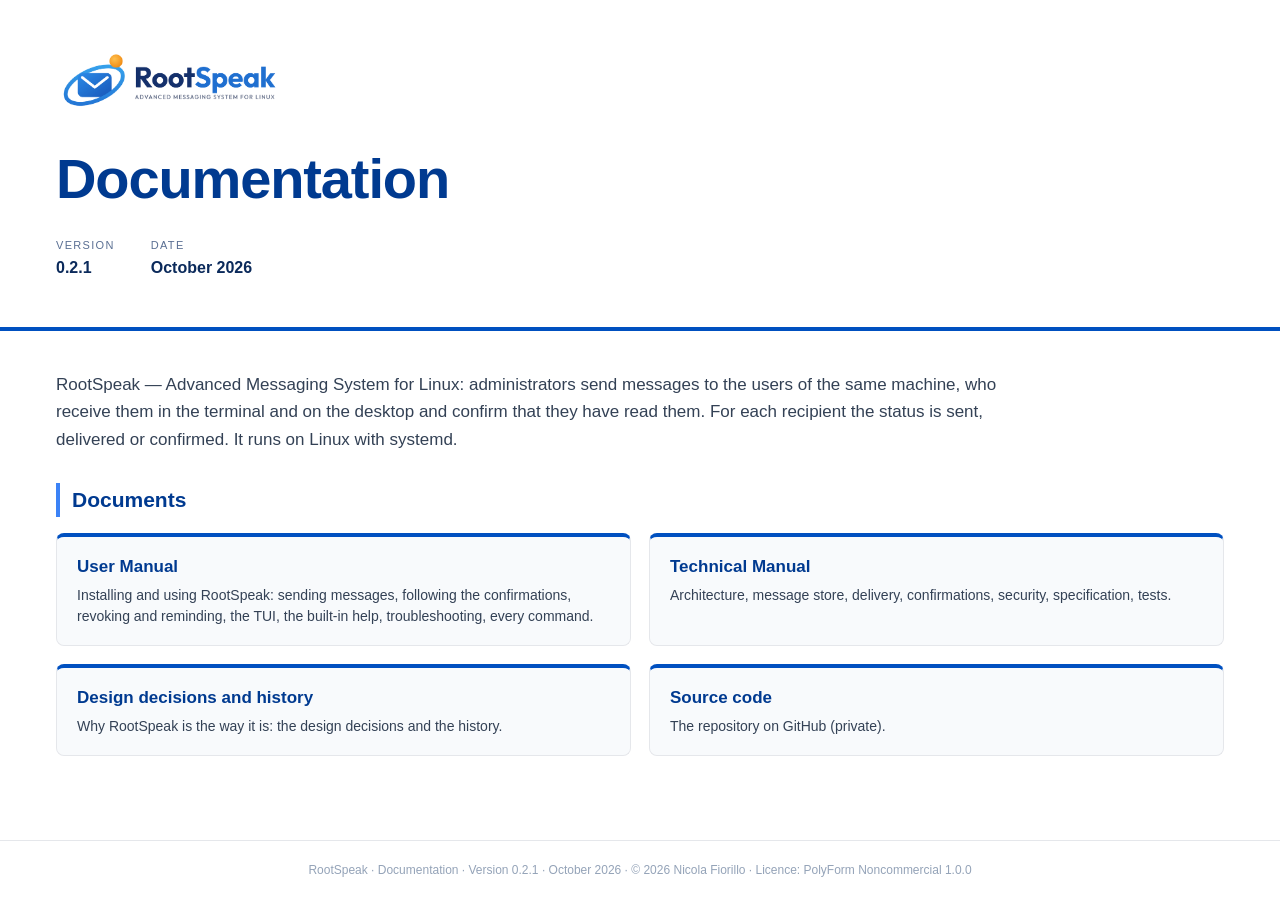
<file: docs/index.html>
<!doctype html>
<html lang="en">
<head>
<meta charset="utf-8">
<meta name="viewport" content="width=device-width, initial-scale=1">
<title>Documentation — RootSpeak</title>
<meta name="description" content="Documentation of RootSpeak - Advanced Messaging System for Linux, messages from administrators to users with read confirmation: user manual, technical manual, design decisions and history.">
<style>/* Common style of the manuals of the 7 projects (nic-fio). Byte for byte the same in every manual: do not change it in one project only. */
/* Base: the style.css of AMS */
*{box-sizing:border-box} html{-webkit-print-color-adjust:exact;print-color-adjust:exact}
body{margin:0;background:#e9edf2;color:#111827;font-family:Outfit,-apple-system,Segoe UI,Roboto,Arial,sans-serif;font-size:15px;line-height:1.62}
.doc{max-width:1320px;margin:0 auto;background:#fff;box-shadow:0 1px 30px rgba(15,23,42,.10)}
a{color:#0050C0;text-decoration:none}
code{font-family:ui-monospace,SFMono-Regular,Menlo,Consolas,monospace;font-size:.88em;background:#eef2f7;padding:.08em .38em;border-radius:4px;color:#003a90}
/* Cover */
.cover{position:relative;padding:64px 56px;min-height:56vh;background:linear-gradient(135deg,#0050C0 0%,#003a90 100%);color:#fff;overflow:hidden}
.cover-logo{margin-bottom:38px;position:relative;z-index:2}
.cover-kicker{text-transform:uppercase;letter-spacing:.24em;font-size:12px;font-weight:700;color:#9dc0ff;margin-bottom:14px;position:relative;z-index:2}
.cover-title{font-size:56px;line-height:1.02;margin:0 0 12px;font-weight:800;letter-spacing:-.02em;position:relative;z-index:2}
.cover-sub{font-size:19px;color:#cfe0ff;max-width:32em;margin-bottom:44px;position:relative;z-index:2}
.cover-meta{display:flex;gap:36px;position:relative;z-index:2}
.cover-meta div{display:flex;flex-direction:column} .cover-meta span{font-size:11px;text-transform:uppercase;letter-spacing:.12em;color:#9dc0ff}
.cover-meta b{font-size:16px;color:#fff}
.cover-swoosh{position:absolute;right:-90px;bottom:-140px;width:460px;height:460px;border-radius:50%;background:radial-gradient(circle,#3b82f655,transparent 70%);z-index:1}
/* Layout */
.with-side{display:flex;align-items:flex-start}
.side{width:290px;flex:0 0 290px;background:#f8fafc;border-right:1px solid #e5e7eb;align-self:stretch}
.side-inner{position:sticky;top:0;padding:32px 24px;max-height:100vh;overflow:auto}
.main{flex:1;padding:48px 64px;min-width:0}
/* TOC */
.toc-head{font-size:14px;text-transform:uppercase;letter-spacing:.14em;color:#003a90;margin:0 0 14px;font-weight:800}
.toc-list{list-style:none;margin:0;padding:0}
.toc-list a{display:flex;gap:9px;align-items:baseline;padding:4px 0;color:#334155}
.toc-list a:hover{color:#0050C0}
.toc-ch{font-weight:700;margin-top:6px} .toc-ch a{color:#0f172a}
.toc-se a{font-size:13px;color:#64748b;padding-left:8px}
.toc-n{flex:0 0 30px;color:#0050C0;font-weight:700;font-variant-numeric:tabular-nums}
.toc-se .toc-n{flex-basis:36px;font-weight:600}
/* Chapters */
.chapter{margin-bottom:20px}
.ch-head{border-bottom:3px solid #0050C0;padding-bottom:10px;margin:8px 0 22px}
.ch-kick{text-transform:uppercase;letter-spacing:.16em;font-size:11.5px;font-weight:700;color:#0050C0}
.h-ch{font-size:34px;font-weight:800;letter-spacing:-.02em;color:#003a90;margin:4px 0 0}
.h-sec{font-size:21px;font-weight:700;color:#003a90;margin:30px 0 10px;padding-left:12px;border-left:4px solid #3b82f6}
.main h4{font-size:16px;color:#0f172a;margin:20px 0 6px}
.lead{font-size:17px;color:#334155}
.main p{margin:10px 0} .ul,.ol{margin:10px 0;padding-left:22px} .ul li,.ol li{margin:4px 0}
/* Figure/table */
.fig{margin:20px 0;padding:18px;background:#f8fafc;border:1px solid #e5e7eb;border-radius:12px;text-align:center}
.fig svg{max-width:100%;height:auto}
.cap{font-size:12.5px;color:#64748b;margin-top:10px;text-align:center}
.tbl-wrap{margin:18px 0} .tbl{width:100%;border-collapse:collapse;font-size:13.5px}
.tbl th{text-align:left;padding:10px 12px;background:#f1f5f9;color:#0f172a;font-weight:700;border-bottom:2px solid #0050C0}
.tbl td{padding:9px 12px;border-bottom:1px solid #e5e7eb;vertical-align:top}
.tbl tr:nth-child(even) td{background:#f8fafc}
/* callout */
.callout{display:flex;gap:14px;align-items:flex-start;margin:18px 0;padding:14px 18px;border-radius:8px;font-size:14.5px}
.callout-i{flex:0 0 26px;height:26px;border-radius:50%;color:#fff;font-weight:800;text-align:center;line-height:26px;font-style:italic}
.c-info{background:#eff6ff;border-left:4px solid #0050C0} .c-info .callout-i{background:#0050C0}
.c-warn{background:#fffbeb;border-left:4px solid #d97706} .c-warn .callout-i{background:#d97706;font-style:normal}
.c-ok{background:#f0fdf4;border-left:4px solid #16a34a} .c-ok .callout-i{background:#16a34a;font-style:normal}
/* code */
.code{background:#0f172a;color:#e2e8f0;padding:16px 18px;border-radius:10px;font-family:ui-monospace,Menlo,Consolas,monospace;font-size:12.8px;line-height:1.55;overflow-x:auto;margin:14px 0}
.code code{background:none;padding:0;border-radius:0;color:inherit;font-size:inherit}
.code .k{color:#c084fc;font-weight:600} .code .cm{color:#64748b;font-style:italic} .code .st{color:#86efac}
/* deflist */
.deflist{margin:12px 0} .deflist dt{font-weight:700;color:#003a90;font-family:ui-monospace,Menlo,monospace;font-size:13.5px;margin-top:10px}
.deflist dd{margin:2px 0 0;color:#334155;font-size:14px}
.doc-foot{padding:20px 52px;border-top:1px solid #e5e7eb;color:#94a3b8;font-size:12px;text-align:center}
/* print */
@page{size:A4;margin:16mm 15mm 18mm;@bottom-center{content:counter(page)}}
@media print{
 body{background:#fff} .doc{box-shadow:none;max-width:none}
 .with-side{display:block} .side{display:none} .main{padding:0}
 .cover{min-height:auto;page-break-after:always}
 .chapter{page-break-before:always} .sec,.fig,.tbl-wrap,.callout,.code{page-break-inside:avoid}
 a{color:inherit}
}

/* Common additions */
/* User manual: interface labels and procedures */
.ui{font-weight:600;color:#003a90;background:#eff6ff;border:1px solid #bfdbfe;border-radius:5px;padding:.02em .4em;font-size:.93em;white-space:nowrap}
.steps{counter-reset:st;list-style:none;margin:14px 0;padding:0}
.steps>li{counter-increment:st;position:relative;padding:8px 0 8px 44px;margin:0;border-left:2px solid #dbeafe;margin-left:15px}
.steps>li:before{content:counter(st);position:absolute;left:-16px;top:6px;width:30px;height:30px;border-radius:50%;background:#0050C0;color:#fff;font-weight:800;text-align:center;line-height:30px;font-size:14px}
.steps>li:last-child{border-left-color:transparent}

/* keys, labels, code */
kbd{font-family:ui-monospace,SFMono-Regular,Menlo,Consolas,monospace;font-size:.82em;background:#fff;border:1px solid #cbd5e1;border-bottom-width:2px;border-radius:5px;padding:.05em .4em;color:#0f172a;white-space:nowrap}
.code .p{color:#64748b;user-select:none}
.badge{display:inline-block;font-size:11px;font-weight:700;text-transform:uppercase;letter-spacing:.08em;color:#fff;background:#16a34a;border-radius:4px;padding:1px 7px;margin-right:6px}
.deflist .dt-t{font-family:Outfit,-apple-system,Segoe UI,Roboto,Arial,sans-serif;font-size:15px}
.deflist dt[id]{scroll-margin-top:16px} .sec{scroll-margin-top:12px}
/* sidebar search */
.srch{margin:0 0 26px}
.srch .toc-head{display:block}
.srch-q{width:100%;font:inherit;font-size:14px;padding:8px 11px;border:1px solid #cbd5e1;border-radius:8px;background:#fff;color:#0f172a;outline:none}
.srch-q:focus{border-color:#0050C0;box-shadow:0 0 0 3px #dbeafe}
.srch-info{font-size:12px;color:#64748b;margin:6px 2px 0;min-height:1em}
.srch-res{list-style:none;margin:8px 0 0;padding:0}
.srch-res li{margin:0}
.srch-res a{display:block;padding:7px 9px;border-radius:7px;border-left:3px solid transparent;color:#334155}
.srch-res a:hover,.srch-res a.on{background:#eff6ff;border-left-color:#0050C0}
.srch-res .r-t{display:flex;gap:8px;font-weight:700;font-size:13px;color:#0f172a}
.srch-res .r-t .toc-n{flex:0 0 auto}
.srch-res .r-s{display:block;font-size:12px;color:#64748b;line-height:1.45;margin-top:2px}
.srch-res mark,mark.hit{background:#fde68a;color:inherit;border-radius:2px;padding:0 1px}
.toc-list.filtering li{opacity:.35} .toc-list.filtering li.toc-hit{opacity:1}
.toc-list.filtering li.toc-hit a{color:#0050C0}
.sec.flash{animation:flash 1.6s ease-out}
@keyframes flash{0%{background:#eff6ff}100%{background:transparent}}
/* index */
.idx{columns:2 300px;column-gap:40px;margin-top:18px}
.idx-g{break-inside:avoid;margin:0 0 18px}
.idx-l{font-size:14px;text-transform:uppercase;letter-spacing:.14em;color:#003a90;font-weight:800;margin:0 0 6px;padding-bottom:4px;border-bottom:2px solid #0050C0}
.idx-ul{list-style:none;margin:0;padding:0}
.idx-ul li{margin:3px 0;font-size:14px;color:#334155;break-inside:avoid}
.idx-t{font-weight:700;color:#0f172a}
.idx-t code{font-weight:600}
.idx-ul a{font-size:13px;white-space:nowrap}
/* narrow screens */
@media (max-width:900px){
 .with-side{display:block} .side{width:auto;border-right:0;border-bottom:1px solid #e5e7eb}
 .side-inner{position:static;max-height:none;padding:24px 16px}
 .main{padding:28px 16px}
 .tbl-wrap{overflow-x:auto}
}
@media print{ .srch{display:none} mark.hit{background:none} .idx{columns:2} }

/* ---- Common style of the manuals: cover (variant 3) ---- */
.cover.cover-w{background:#fff;color:#0b2a5b;border-bottom:4px solid #0050C0;padding:44px 56px 46px;min-height:auto}
.cover-w .cover-logo{margin-bottom:30px}
.cover-w .cover-logo img{height:76px;width:auto;display:block}
.cover-w .cover-title{color:#003a90}
.cover-w .cover-meta{margin-top:30px}
.cover-w .cover-meta span{color:#5a6f93}
.cover-w .cover-meta b{color:#0b2a5b}
/* ---- Common style: Copy button on command blocks ---- */
.code-w{position:relative;margin:14px 0}
.code-w>.code{margin:0;padding-top:38px}
pre{tab-size:4;-moz-tab-size:4}
.copy{position:absolute;top:9px;right:9px;font:600 11px/1 Outfit,-apple-system,Segoe UI,Roboto,Arial,sans-serif;letter-spacing:.04em;color:#cbd5e1;background:#1e293b;border:1px solid #334155;border-radius:6px;padding:5px 9px;cursor:pointer}
.copy:after{content:attr(data-l)}
.copy:hover,.copy:focus-visible{color:#fff;border-color:#64748b;outline:none}
.copy.ok{color:#86efac;border-color:#16a34a}
/* ---- Common style: narrow screens ---- */
@media (max-width:900px){
 .cover.cover-w{padding:32px 16px 34px}
 .cover-w .cover-logo{margin-bottom:22px}
 .cover-w .cover-logo img{height:60px}
 .cover-w .cover-title{font-size:42px}
 .cover-w .cover-meta{margin-top:22px;gap:28px}
 .doc-foot{padding:18px 16px}
}
@media print{ .copy{display:none} .code-w>.code{padding-top:14px} }

/* Only for the home page (docs/index.html): introduction, figure, grid of the documents. The same in the 7 projects. */
.home-doc{min-height:100vh;display:flex;flex-direction:column}
.main.home{flex:1;padding:40px 56px 44px}
.home .lead{max-width:56em;margin:0 0 8px}
.home .fig{margin:26px 0 8px}
.home .fig img{display:block;max-width:min(100%,800px);height:auto;margin:0 auto;border:1px solid #e5e7eb;border-radius:8px}
.cards{display:grid;grid-template-columns:repeat(auto-fill,minmax(340px,1fr));gap:18px;margin:16px 0 12px}
.cards:has(>.card:nth-child(4):last-child){grid-template-columns:repeat(auto-fill,minmax(max(340px,40%),1fr))}
.card{display:block;padding:16px 20px 18px;border:1px solid #e5e7eb;border-top:4px solid #0050C0;border-radius:8px;background:#f8fafc;color:#334155}
.card:hover,.card:focus-visible{border-color:#3b82f6;border-top-color:#0050C0;box-shadow:0 4px 18px rgba(0,80,192,.12);outline:none}
.card-t{display:block;font-size:17px;font-weight:700;color:#003a90;margin-bottom:4px}
.card-d{display:block;font-size:14px;line-height:1.5}
@media (max-width:900px){ .main.home{padding:28px 16px} .cards{grid-template-columns:1fr} }
</style>
</head>
<body>
<div class="doc home-doc">
  <section class="cover cover-w">
    <div class="cover-logo"><img src="[data-uri]" alt="RootSpeak"></div>
    <h1 class="cover-title">Documentation</h1>
    <div class="cover-meta">
      <div><span>Version</span><b>0.2.1</b></div>
      <div><span>Date</span><b>October 2026</b></div>
    </div>
  </section>
  <main class="main home">
    <p class="lead">RootSpeak — Advanced Messaging System for Linux: administrators send messages to the users of the same machine, who receive them in the terminal and on the desktop and confirm that they have read them. For each recipient the status is sent, delivered or confirmed. It runs on Linux with systemd.</p>
    <h2 class="h-sec">Documents</h2>
    <div class="cards">
      <a class="card" href="User%20Manual.html"><span class="card-t">User Manual</span><span class="card-d">Installing and using RootSpeak: sending messages, following the confirmations, revoking and reminding, the TUI, the built-in help, troubleshooting, every command.</span></a>
      <a class="card" href="Technical%20Manual.html"><span class="card-t">Technical Manual</span><span class="card-d">Architecture, message store, delivery, confirmations, security, specification, tests.</span></a>
      <a class="card" href="https://github.com/nic-fio/ROOTSPEAK/blob/main/docs/decisions-and-history.md"><span class="card-t">Design decisions and history</span><span class="card-d">Why RootSpeak is the way it is: the design decisions and the history.</span></a>
      <a class="card" href="https://github.com/nic-fio/ROOTSPEAK"><span class="card-t">Source code</span><span class="card-d">The repository on GitHub (private).</span></a>
    </div>
  </main>
  <footer class="doc-foot">RootSpeak · Documentation · Version 0.2.1 · October 2026 · © 2026 Nicola Fiorillo · Licence: PolyForm Noncommercial 1.0.0</footer>
</div>
</body>
</html>
</file>
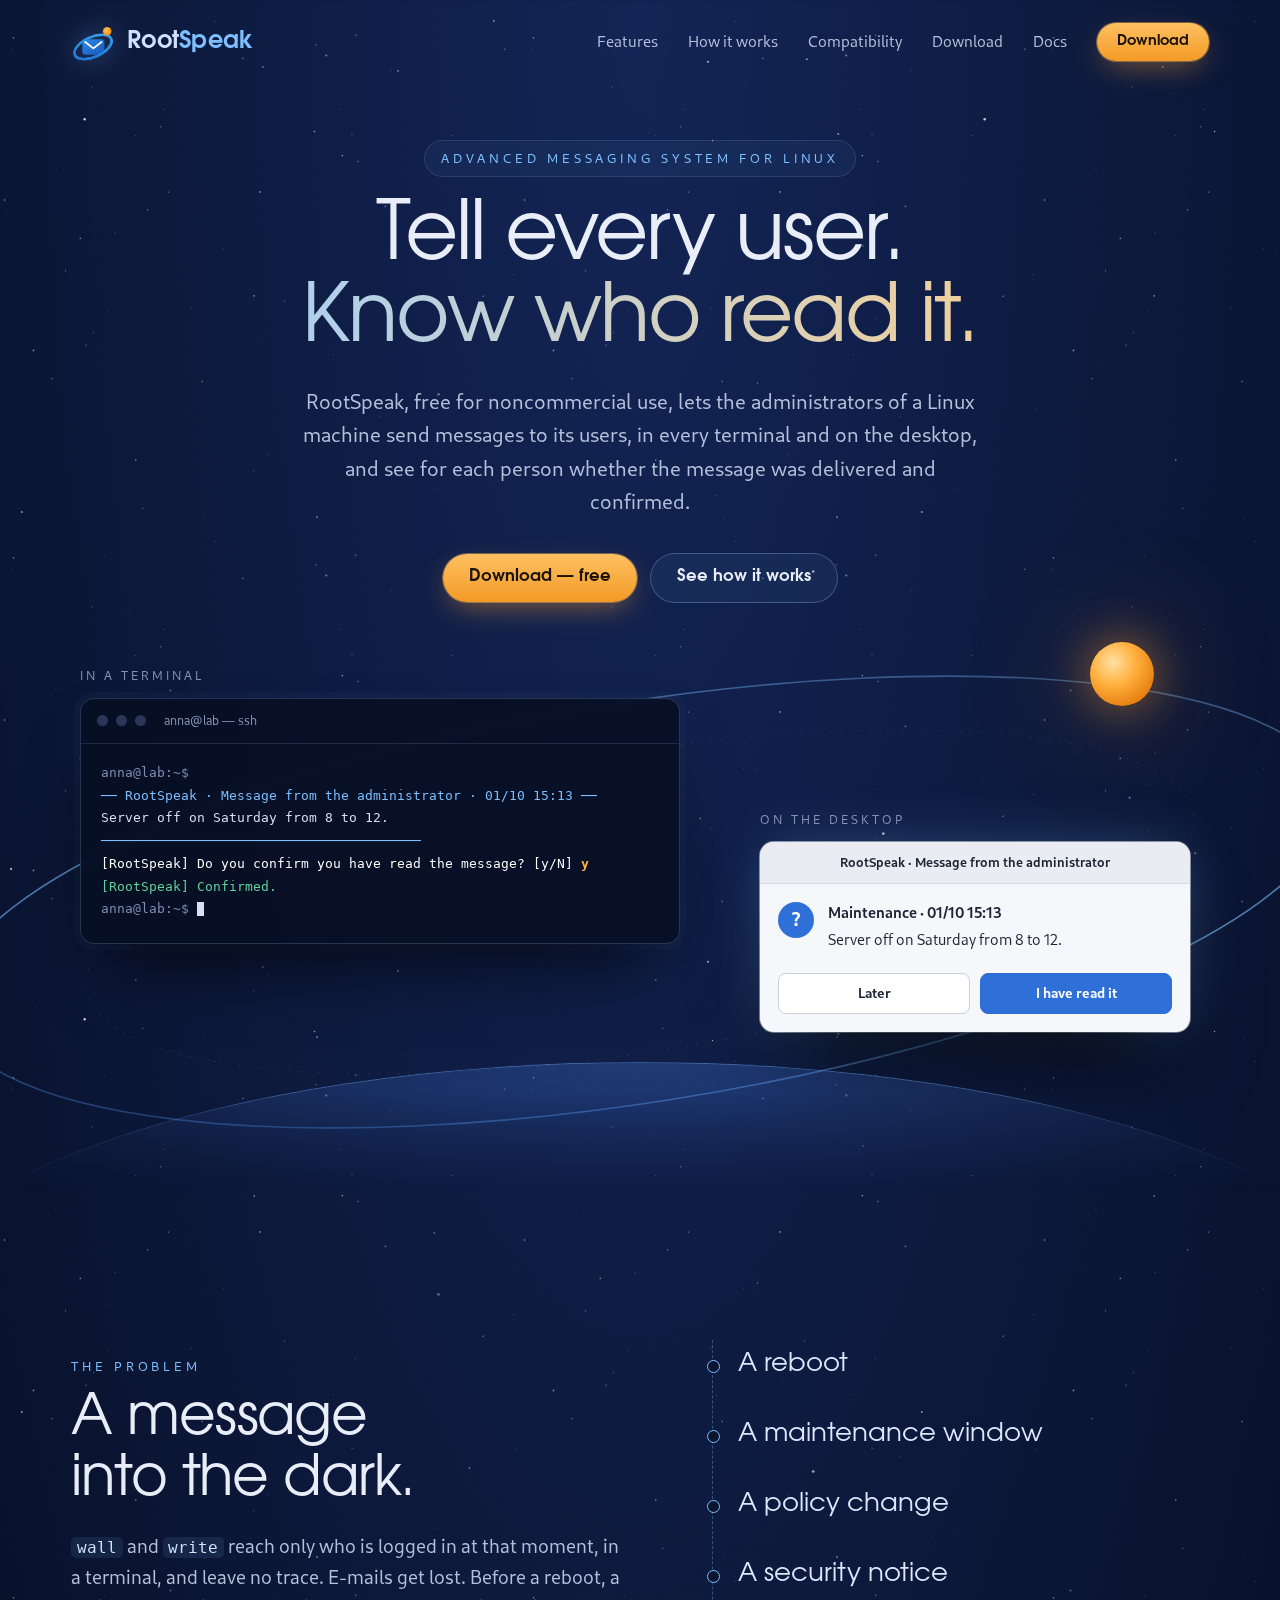
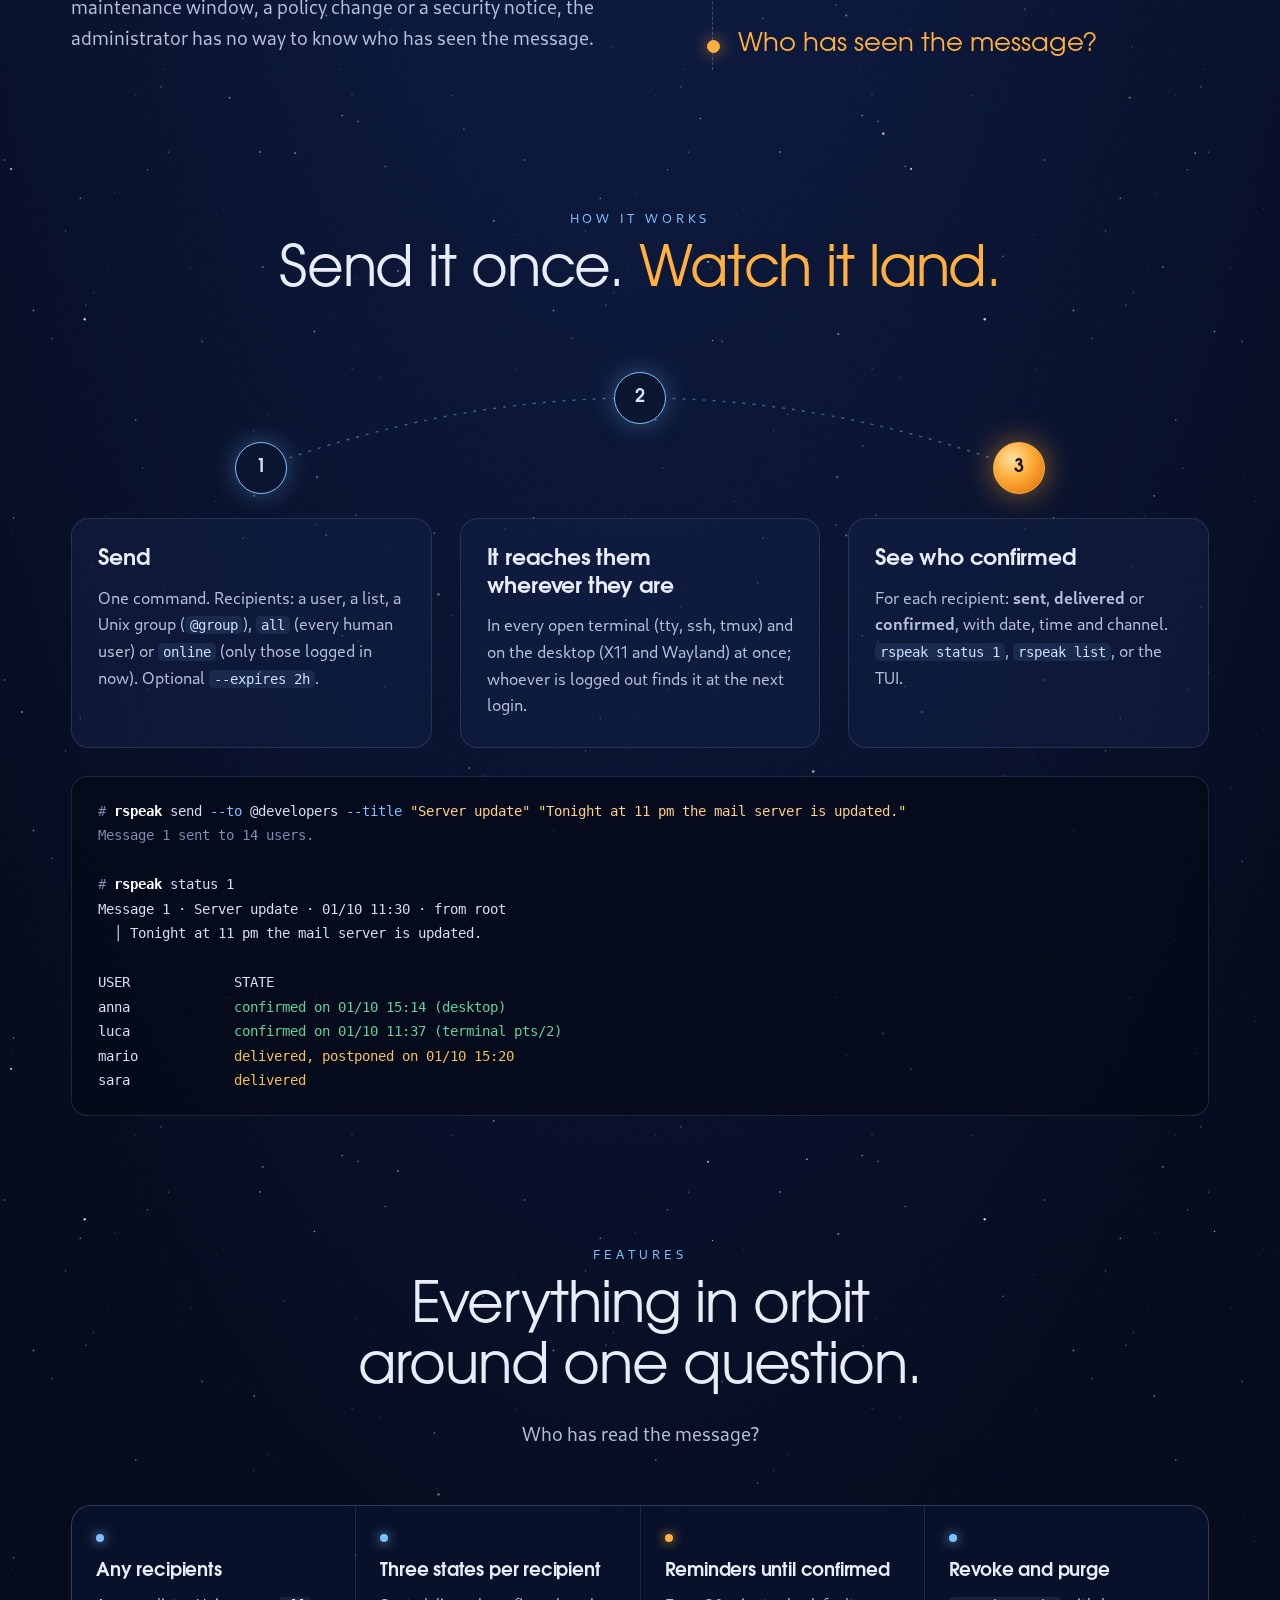
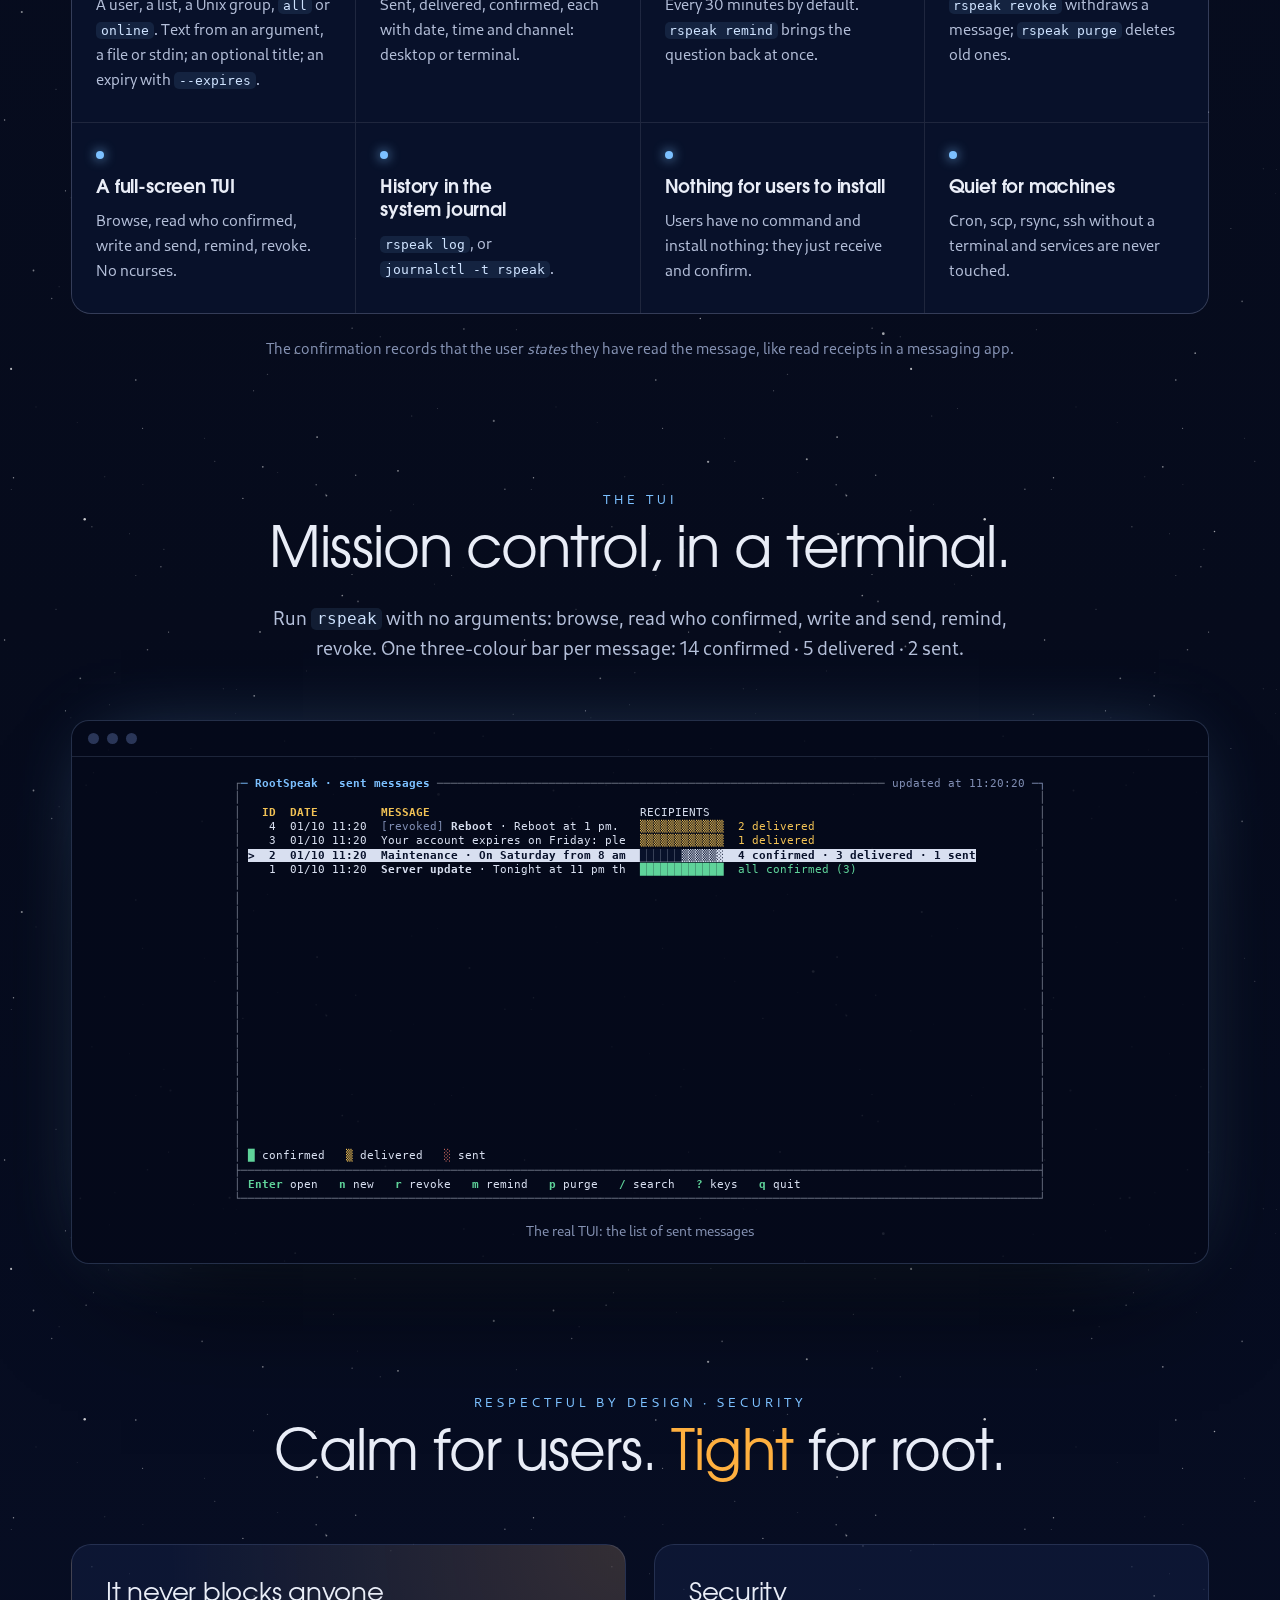
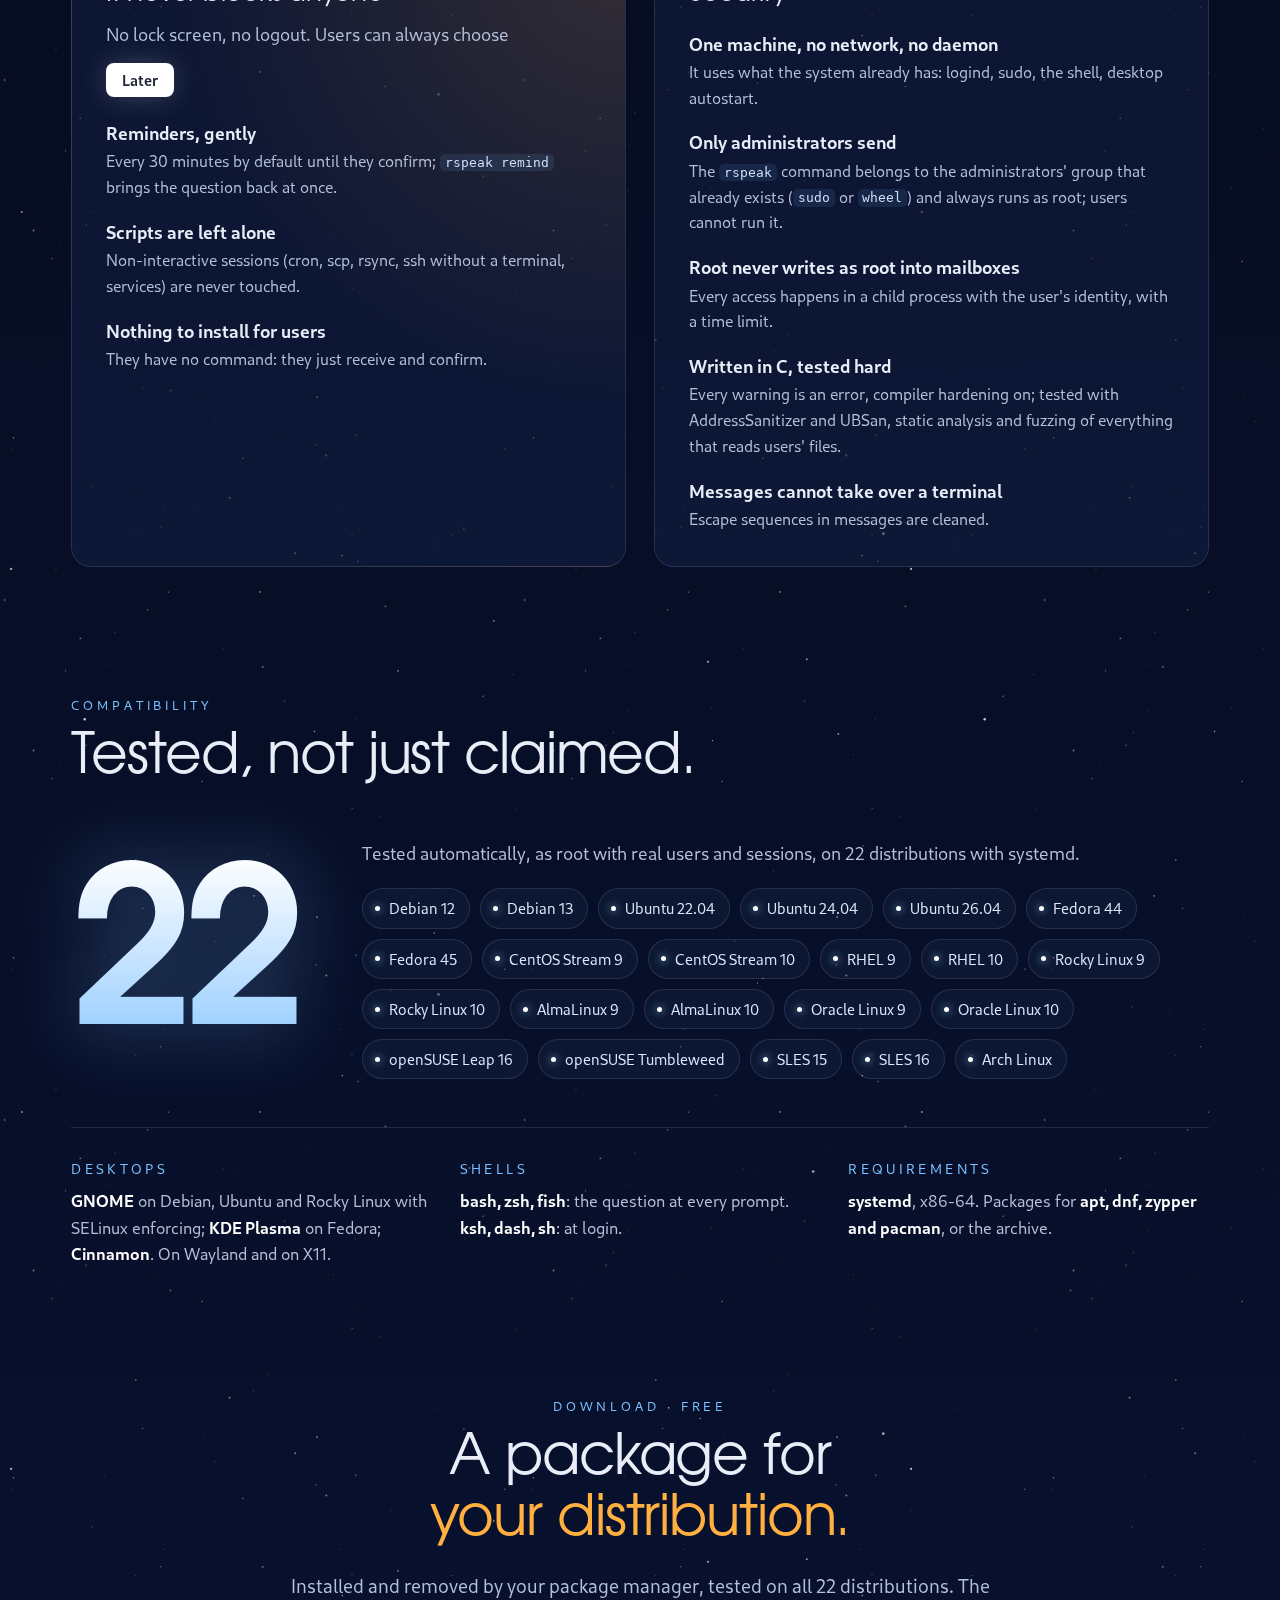
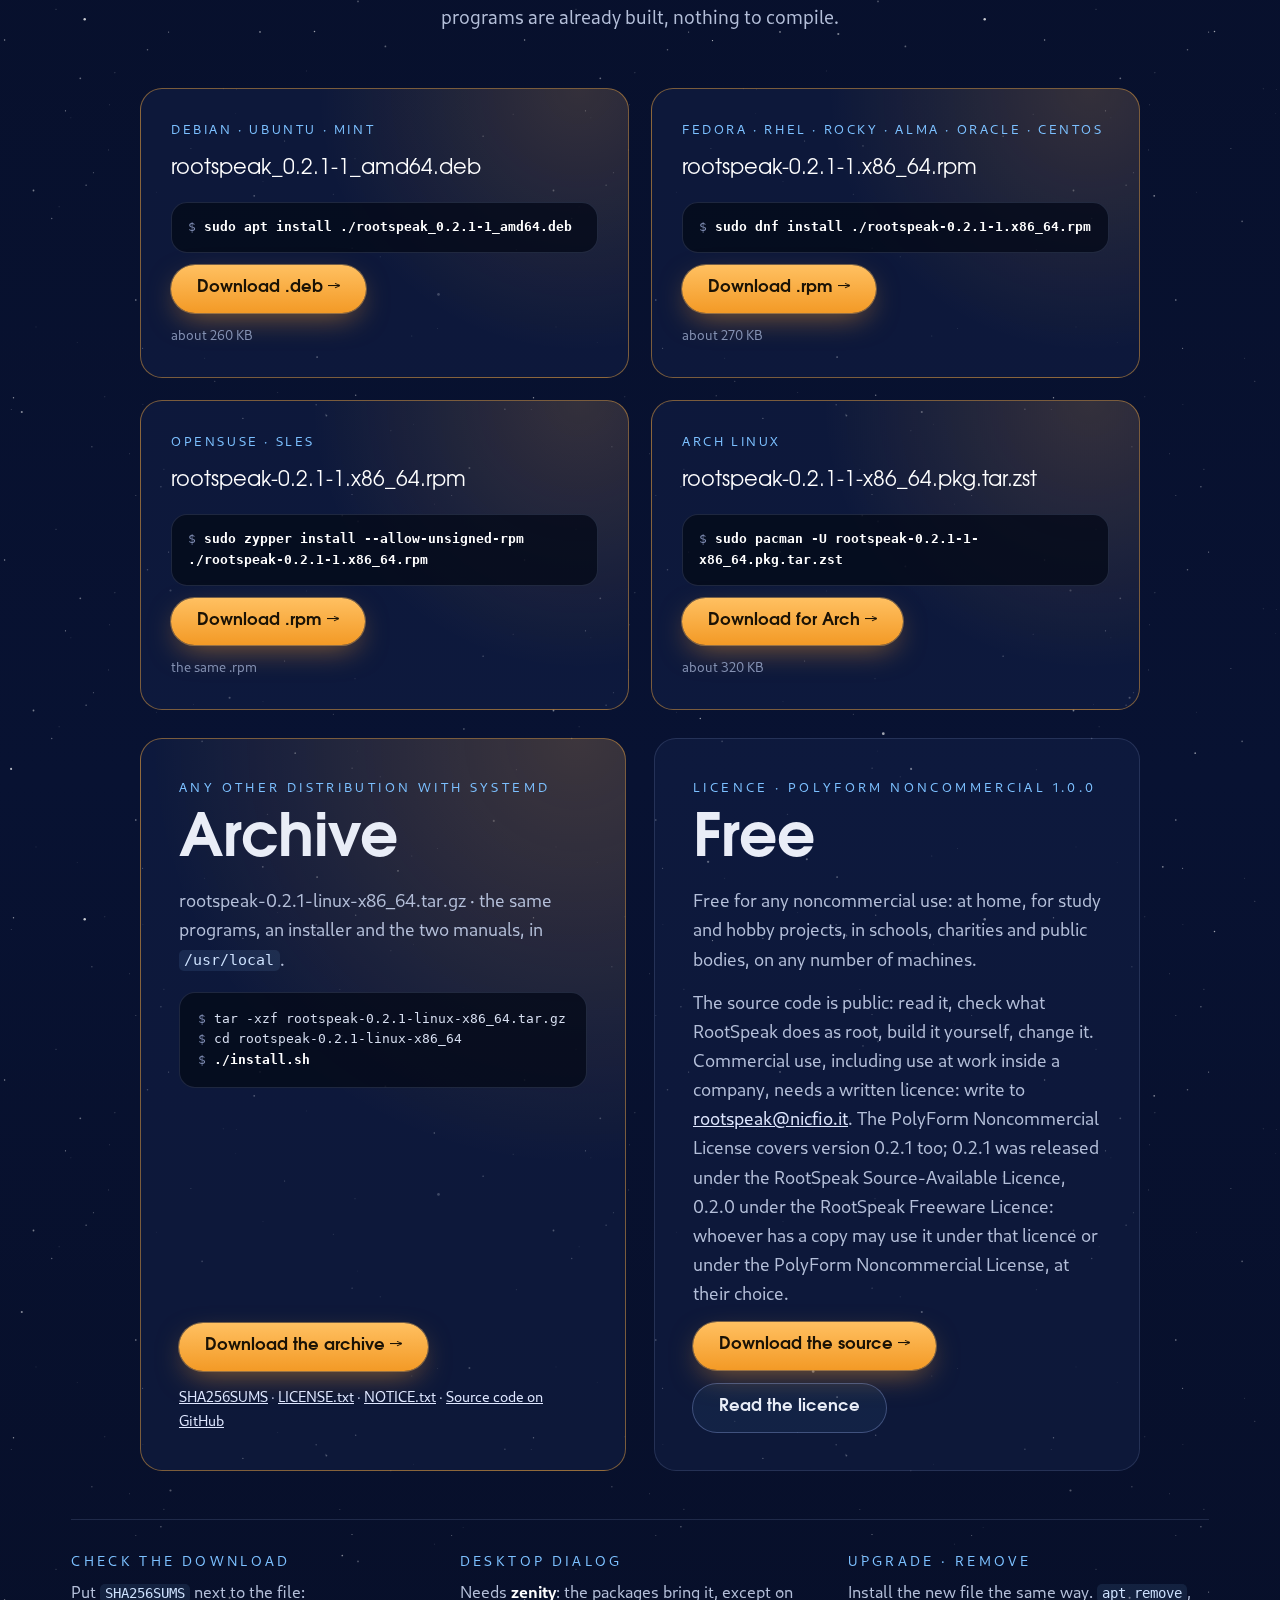
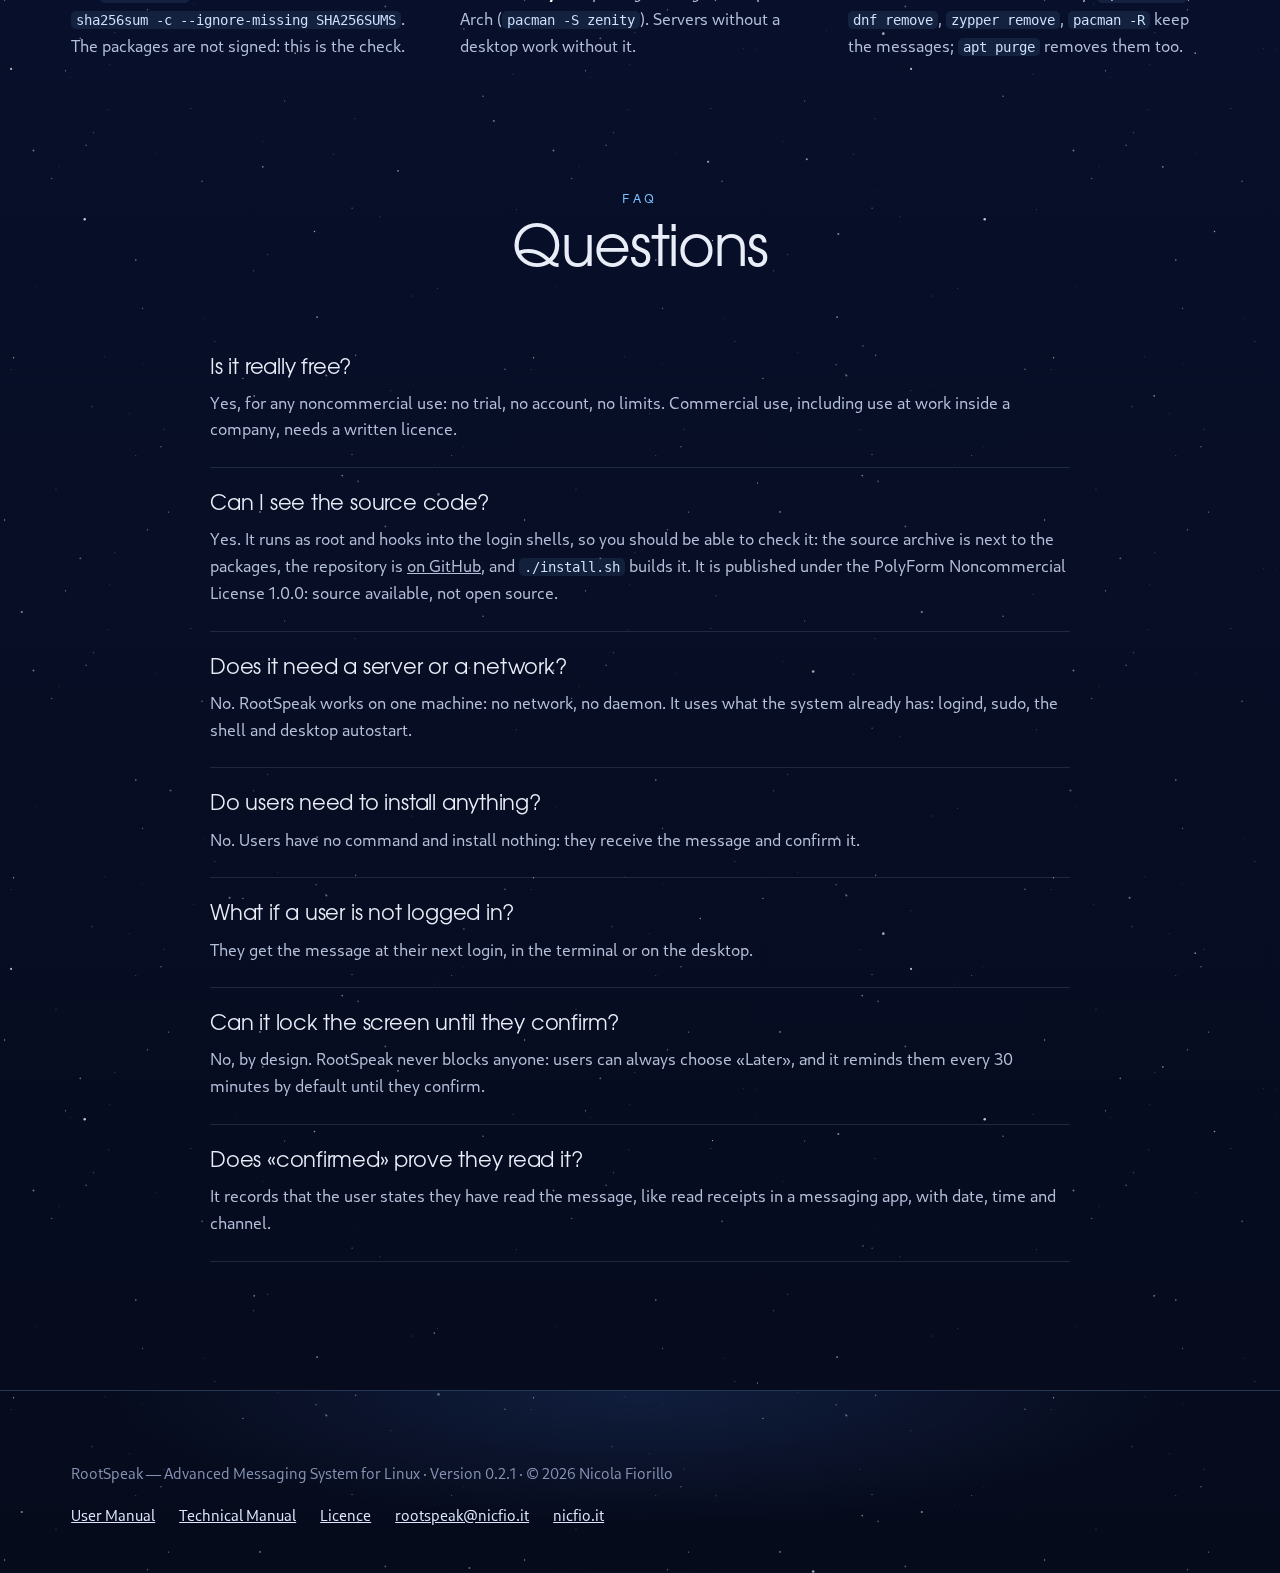
<file: site/landing/index.html>
<!doctype html>
<html lang="en">
<head>
<meta charset="utf-8">
<meta name="viewport" content="width=device-width, initial-scale=1">
<title>RootSpeak — send messages to Linux users and know who read them</title>
<meta name="description" content="RootSpeak, free for noncommercial use: send a message to the users of a machine, in every terminal and on the desktop, and see who has confirmed reading it. Tested on 22 distributions.">
<link rel="canonical" href="https://rootspeak.nicfio.it/">
<meta name="robots" content="index, follow">
<meta property="og:type" content="website">
<meta property="og:site_name" content="RootSpeak">
<meta property="og:title" content="RootSpeak — Tell every user. Know who read it.">
<meta property="og:description" content="Messages from root that Linux users actually see, in every terminal and on the desktop, with a confirmation for each person. Free for noncommercial use.">
<meta property="og:url" content="https://rootspeak.nicfio.it/">
<meta property="og:image" content="https://rootspeak.nicfio.it/og.jpg">
<meta property="og:image:width" content="1200">
<meta property="og:image:height" content="630">
<meta name="twitter:card" content="summary_large_image">
<script type="application/ld+json">{"@context":"https://schema.org","@type":"SoftwareApplication","name":"RootSpeak","alternateName":"RootSpeak — Advanced Messaging System for Linux","description":"Send messages to the users of a Linux machine, in every terminal and on the desktop, and see for each of them whether the message was delivered and confirmed.","applicationCategory":"UtilitiesApplication","operatingSystem":"Linux (x86-64, systemd)","softwareVersion":"0.2.1","url":"https://rootspeak.nicfio.it/","downloadUrl":"https://rootspeak.nicfio.it/download/rootspeak-0.2.1-linux-x86_64.tar.gz","license":"https://rootspeak.nicfio.it/licence.html","offers":{"@type":"Offer","price":"0","priceCurrency":"EUR"},"author":{"@type":"Person","name":"Nicola Fiorillo","url":"https://nicfio.it/"}}</script>
<style>
@font-face{font-family:'Geo';src:url([data-uri]) format('woff');font-weight:400;font-style:normal;font-display:block}
@font-face{font-family:'Geo';src:url([data-uri]) format('woff');font-weight:700;font-style:normal;font-display:block}
@font-face{font-family:'Body';src:url([data-uri]) format('woff');font-weight:100 900;font-style:normal;font-display:block}
@font-face{font-family:'Mono';src:url([data-uri]) format('woff');font-weight:400;font-style:normal;font-display:block}
@font-face{font-family:'Mono';src:url([data-uri]) format('woff');font-weight:700;font-style:normal;font-display:block}

:root{--night:#060b1c;--night2:#0a1430;--deep:#0d1a3d;--text:#e9edf7;--soft:#b4bfd9;--mute:#8592b3;--line:rgba(160,180,230,.16);
--glass:rgba(22,36,78,.42);--sky:#7cc0ff;--blue:#3d8bf0;--orange:#ffb03f;--orange2:#f08a12;--green:#5fd39a;--amber:#f2c255;--red:#f0786c;
--max:1240px;--pad:clamp(20px,4vw,52px)}
*{box-sizing:border-box;margin:0;padding:0}
html{background:var(--night)}
body{font-family:'Body',Cantarell,'Helvetica Neue',Arial,sans-serif;color:var(--text);font-size:18px;line-height:1.62;-webkit-font-smoothing:antialiased;
background-color:var(--night);background-image:url("data:image/svg+xml,%3Csvg%20xmlns%3D%22http%3A//www.w3.org/2000/svg%22%20width%3D%22900%22%20height%3D%22900%22%3E%3Ccircle%20cx%3D%22469.4%22%20cy%3D%22568.0%22%20r%3D%220.95%22%20fill%3D%22%23fff%22%20opacity%3D%220.38%22/%3E%3Ccircle%20cx%3D%2211.1%22%20cy%3D%22868.9%22%20r%3D%221.06%22%20fill%3D%22%23fff%22%20opacity%3D%220.72%22/%3E%3Ccircle%20cx%3D%22757.5%22%20cy%3D%22383.1%22%20r%3D%220.51%22%20fill%3D%22%23fff%22%20opacity%3D%220.78%22/%3E%3Ccircle%20cx%3D%22806.8%22%20cy%3D%2259.3%22%20r%3D%220.99%22%20fill%3D%22%23fff%22%20opacity%3D%220.54%22/%3E%3Ccircle%20cx%3D%2221.8%22%20cy%3D%22511.9%22%20r%3D%221.02%22%20fill%3D%22%23fff%22%20opacity%3D%220.51%22/%3E%3Ccircle%20cx%3D%22229.6%22%20cy%3D%22797.7%22%20r%3D%221.04%22%20fill%3D%22%23fff%22%20opacity%3D%220.42%22/%3E%3Ccircle%20cx%3D%22700.3%22%20cy%3D%22818.6%22%20r%3D%220.73%22%20fill%3D%22%23fff%22%20opacity%3D%220.58%22/%3E%3Ccircle%20cx%3D%2284.7%22%20cy%3D%22119.2%22%20r%3D%221.24%22%20fill%3D%22%23fff%22%20opacity%3D%220.78%22/%3E%3Ccircle%20cx%3D%22838.3%22%20cy%3D%22134.0%22%20r%3D%221.07%22%20fill%3D%22%23fff%22%20opacity%3D%220.48%22/%3E%3Ccircle%20cx%3D%22193.6%22%20cy%3D%22804.3%22%20r%3D%220.41%22%20fill%3D%22%23fff%22%20opacity%3D%220.32%22/%3E%3Ccircle%20cx%3D%22314.5%22%20cy%3D%22131.5%22%20r%3D%220.74%22%20fill%3D%22%23fff%22%20opacity%3D%220.61%22/%3E%3Ccircle%20cx%3D%22463.9%22%20cy%3D%22829.0%22%20r%3D%220.83%22%20fill%3D%22%23fff%22%20opacity%3D%220.36%22/%3E%3Ccircle%20cx%3D%22493.8%22%20cy%3D%2220.9%22%20r%3D%221.03%22%20fill%3D%22%23fff%22%20opacity%3D%220.36%22/%3E%3Ccircle%20cx%3D%22438.5%22%20cy%3D%22394.4%22%20r%3D%221.32%22%20fill%3D%22%23fff%22%20opacity%3D%220.35%22/%3E%3Ccircle%20cx%3D%22254.2%22%20cy%3D%22295.8%22%20r%3D%220.87%22%20fill%3D%22%23fff%22%20opacity%3D%220.48%22/%3E%3Ccircle%20cx%3D%22883.3%22%20cy%3D%22833.7%22%20r%3D%221.34%22%20fill%3D%22%23fff%22%20opacity%3D%220.63%22/%3E%3Ccircle%20cx%3D%22716.2%22%20cy%3D%22495.7%22%20r%3D%220.52%22%20fill%3D%22%23fff%22%20opacity%3D%220.37%22/%3E%3Ccircle%20cx%3D%22170.5%22%20cy%3D%22690.5%22%20r%3D%221.04%22%20fill%3D%22%23fff%22%20opacity%3D%220.30%22/%3E%3Ccircle%20cx%3D%22262.8%22%20cy%3D%2266.8%22%20r%3D%220.88%22%20fill%3D%22%23fff%22%20opacity%3D%220.46%22/%3E%3Ccircle%20cx%3D%22434.3%22%20cy%3D%22332.9%22%20r%3D%220.74%22%20fill%3D%22%23fff%22%20opacity%3D%220.52%22/%3E%3Ccircle%20cx%3D%22708.1%22%20cy%3D%2261.8%22%20r%3D%221.13%22%20fill%3D%22%23fff%22%20opacity%3D%220.58%22/%3E%3Ccircle%20cx%3D%22712.5%22%20cy%3D%22140.6%22%20r%3D%220.62%22%20fill%3D%22%23fff%22%20opacity%3D%220.75%22/%3E%3Ccircle%20cx%3D%22863.0%22%20cy%3D%22245.9%22%20r%3D%220.71%22%20fill%3D%22%23fff%22%20opacity%3D%220.46%22/%3E%3Ccircle%20cx%3D%22295.2%22%20cy%3D%22853.2%22%20r%3D%220.85%22%20fill%3D%22%23fff%22%20opacity%3D%220.50%22/%3E%3Ccircle%20cx%3D%22813.2%22%20cy%3D%22571.5%22%20r%3D%221.33%22%20fill%3D%22%23fff%22%20opacity%3D%220.62%22/%3E%3Ccircle%20cx%3D%22398.0%22%20cy%3D%2270.8%22%20r%3D%220.85%22%20fill%3D%22%23fff%22%20opacity%3D%220.55%22/%3E%3C/svg%3E"),url("data:image/svg+xml,%3Csvg%20xmlns%3D%22http%3A//www.w3.org/2000/svg%22%20width%3D%22520%22%20height%3D%22520%22%3E%3Ccircle%20cx%3D%22352.1%22%20cy%3D%22408.2%22%20r%3D%220.61%22%20fill%3D%22%23fff%22%20opacity%3D%220.38%22/%3E%3Ccircle%20cx%3D%22204.6%22%20cy%3D%22518.3%22%20r%3D%220.47%22%20fill%3D%22%23fff%22%20opacity%3D%220.25%22/%3E%3Ccircle%20cx%3D%22135.8%22%20cy%3D%22135.4%22%20r%3D%220.50%22%20fill%3D%22%23fff%22%20opacity%3D%220.29%22/%3E%3Ccircle%20cx%3D%2256.0%22%20cy%3D%22169.3%22%20r%3D%220.49%22%20fill%3D%22%23fff%22%20opacity%3D%220.40%22/%3E%3Ccircle%20cx%3D%22104.8%22%20cy%3D%2236.8%22%20r%3D%220.42%22%20fill%3D%22%23fff%22%20opacity%3D%220.39%22/%3E%3Ccircle%20cx%3D%22202.1%22%20cy%3D%22381.4%22%20r%3D%220.78%22%20fill%3D%22%23fff%22%20opacity%3D%220.34%22/%3E%3Ccircle%20cx%3D%2251.7%22%20cy%3D%22378.6%22%20r%3D%220.75%22%20fill%3D%22%23fff%22%20opacity%3D%220.33%22/%3E%3Ccircle%20cx%3D%22342.3%22%20cy%3D%22155.5%22%20r%3D%220.85%22%20fill%3D%22%23fff%22%20opacity%3D%220.49%22/%3E%3Ccircle%20cx%3D%22411.8%22%20cy%3D%22496.0%22%20r%3D%220.44%22%20fill%3D%22%23fff%22%20opacity%3D%220.39%22/%3E%3Ccircle%20cx%3D%22380.3%22%20cy%3D%22416.8%22%20r%3D%220.53%22%20fill%3D%22%23fff%22%20opacity%3D%220.24%22/%3E%3Ccircle%20cx%3D%22325.7%22%20cy%3D%2254.4%22%20r%3D%220.72%22%20fill%3D%22%23fff%22%20opacity%3D%220.19%22/%3E%3Ccircle%20cx%3D%22236.3%22%20cy%3D%22249.5%22%20r%3D%220.37%22%20fill%3D%22%23fff%22%20opacity%3D%220.36%22/%3E%3Ccircle%20cx%3D%22260.0%22%20cy%3D%22191.9%22%20r%3D%220.84%22%20fill%3D%22%23fff%22%20opacity%3D%220.50%22/%3E%3Ccircle%20cx%3D%22463.1%22%20cy%3D%22127.3%22%20r%3D%220.32%22%20fill%3D%22%23fff%22%20opacity%3D%220.33%22/%3E%3Ccircle%20cx%3D%2259.1%22%20cy%3D%22366.7%22%20r%3D%220.46%22%20fill%3D%22%23fff%22%20opacity%3D%220.24%22/%3E%3Ccircle%20cx%3D%22147.5%22%20cy%3D%22209.8%22%20r%3D%220.74%22%20fill%3D%22%23fff%22%20opacity%3D%220.36%22/%3E%3Ccircle%20cx%3D%22156.6%22%20cy%3D%22352.2%22%20r%3D%220.33%22%20fill%3D%22%23fff%22%20opacity%3D%220.27%22/%3E%3Ccircle%20cx%3D%22357.5%22%20cy%3D%22391.1%22%20r%3D%220.36%22%20fill%3D%22%23fff%22%20opacity%3D%220.22%22/%3E%3Ccircle%20cx%3D%22263.0%22%20cy%3D%22341.4%22%20r%3D%220.31%22%20fill%3D%22%23fff%22%20opacity%3D%220.35%22/%3E%3Ccircle%20cx%3D%22142.9%22%20cy%3D%2244.3%22%20r%3D%220.40%22%20fill%3D%22%23fff%22%20opacity%3D%220.29%22/%3E%3Ccircle%20cx%3D%22242.9%22%20cy%3D%2258.4%22%20r%3D%220.67%22%20fill%3D%22%23fff%22%20opacity%3D%220.51%22/%3E%3Ccircle%20cx%3D%22355.7%22%20cy%3D%2235.3%22%20r%3D%220.69%22%20fill%3D%22%23fff%22%20opacity%3D%220.42%22/%3E%3Ccircle%20cx%3D%224.6%22%20cy%3D%22200.0%22%20r%3D%220.69%22%20fill%3D%22%23fff%22%20opacity%3D%220.53%22/%3E%3Ccircle%20cx%3D%22483.1%22%20cy%3D%22296.2%22%20r%3D%220.65%22%20fill%3D%22%23fff%22%20opacity%3D%220.54%22/%3E%3Ccircle%20cx%3D%22109.5%22%20cy%3D%22264.8%22%20r%3D%220.34%22%20fill%3D%22%23fff%22%20opacity%3D%220.47%22/%3E%3Ccircle%20cx%3D%22339.9%22%20cy%3D%22109.5%22%20r%3D%220.42%22%20fill%3D%22%23fff%22%20opacity%3D%220.38%22/%3E%3Ccircle%20cx%3D%22390.9%22%20cy%3D%2270.7%22%20r%3D%220.49%22%20fill%3D%22%23fff%22%20opacity%3D%220.38%22/%3E%3Ccircle%20cx%3D%22135.8%22%20cy%3D%22459.9%22%20r%3D%220.74%22%20fill%3D%22%23fff%22%20opacity%3D%220.53%22/%3E%3Ccircle%20cx%3D%22333.3%22%20cy%3D%22354.3%22%20r%3D%220.47%22%20fill%3D%22%23fff%22%20opacity%3D%220.37%22/%3E%3Ccircle%20cx%3D%22223.2%22%20cy%3D%22248.8%22%20r%3D%220.34%22%20fill%3D%22%23fff%22%20opacity%3D%220.50%22/%3E%3Ccircle%20cx%3D%2280.3%22%20cy%3D%22238.3%22%20r%3D%220.86%22%20fill%3D%22%23fff%22%20opacity%3D%220.38%22/%3E%3Ccircle%20cx%3D%22451.6%22%20cy%3D%22135.5%22%20r%3D%220.58%22%20fill%3D%22%23fff%22%20opacity%3D%220.33%22/%3E%3Ccircle%20cx%3D%22168.6%22%20cy%3D%22192.1%22%20r%3D%220.57%22%20fill%3D%22%23fff%22%20opacity%3D%220.49%22/%3E%3Ccircle%20cx%3D%22504.9%22%20cy%3D%2249.2%22%20r%3D%220.70%22%20fill%3D%22%23fff%22%20opacity%3D%220.38%22/%3E%3Ccircle%20cx%3D%22214.8%22%20cy%3D%2221.2%22%20r%3D%220.52%22%20fill%3D%22%23fff%22%20opacity%3D%220.31%22/%3E%3Ccircle%20cx%3D%22190.9%22%20cy%3D%22308.6%22%20r%3D%220.52%22%20fill%3D%22%23fff%22%20opacity%3D%220.30%22/%3E%3Ccircle%20cx%3D%22142.6%22%20cy%3D%22508.2%22%20r%3D%220.54%22%20fill%3D%22%23fff%22%20opacity%3D%220.54%22/%3E%3Ccircle%20cx%3D%2286.1%22%20cy%3D%22345.2%22%20r%3D%220.63%22%20fill%3D%22%23fff%22%20opacity%3D%220.45%22/%3E%3Ccircle%20cx%3D%22267.5%22%20cy%3D%22454.4%22%20r%3D%220.65%22%20fill%3D%22%23fff%22%20opacity%3D%220.21%22/%3E%3Ccircle%20cx%3D%22355.0%22%20cy%3D%22318.8%22%20r%3D%220.45%22%20fill%3D%22%23fff%22%20opacity%3D%220.45%22/%3E%3Ccircle%20cx%3D%22434.6%22%20cy%3D%22144.1%22%20r%3D%220.39%22%20fill%3D%22%23fff%22%20opacity%3D%220.30%22/%3E%3Ccircle%20cx%3D%22306.5%22%20cy%3D%22230.9%22%20r%3D%220.34%22%20fill%3D%22%23fff%22%20opacity%3D%220.35%22/%3E%3Ccircle%20cx%3D%22284.6%22%20cy%3D%22300.9%22%20r%3D%220.51%22%20fill%3D%22%23fff%22%20opacity%3D%220.47%22/%3E%3Ccircle%20cx%3D%22352.0%22%20cy%3D%22134.4%22%20r%3D%220.51%22%20fill%3D%22%23fff%22%20opacity%3D%220.52%22/%3E%3Ccircle%20cx%3D%22114.9%22%20cy%3D%22232.7%22%20r%3D%220.48%22%20fill%3D%22%23fff%22%20opacity%3D%220.40%22/%3E%3Ccircle%20cx%3D%22413.5%22%20cy%3D%2264.2%22%20r%3D%220.41%22%20fill%3D%22%23fff%22%20opacity%3D%220.22%22/%3E%3Ccircle%20cx%3D%2265.5%22%20cy%3D%22270.8%22%20r%3D%220.59%22%20fill%3D%22%23fff%22%20opacity%3D%220.53%22/%3E%3Ccircle%20cx%3D%22235.6%22%20cy%3D%22273.2%22%20r%3D%220.32%22%20fill%3D%22%23fff%22%20opacity%3D%220.27%22/%3E%3Ccircle%20cx%3D%22160.9%22%20cy%3D%22126.7%22%20r%3D%220.77%22%20fill%3D%22%23fff%22%20opacity%3D%220.34%22/%3E%3Ccircle%20cx%3D%2270.9%22%20cy%3D%22277.8%22%20r%3D%220.39%22%20fill%3D%22%23fff%22%20opacity%3D%220.26%22/%3E%3Ccircle%20cx%3D%22316.2%22%20cy%3D%2244.7%22%20r%3D%220.75%22%20fill%3D%22%23fff%22%20opacity%3D%220.35%22/%3E%3Ccircle%20cx%3D%2233.5%22%20cy%3D%22350.5%22%20r%3D%220.88%22%20fill%3D%22%23fff%22%20opacity%3D%220.46%22/%3E%3Ccircle%20cx%3D%22437.5%22%20cy%3D%22488.4%22%20r%3D%220.46%22%20fill%3D%22%23fff%22%20opacity%3D%220.37%22/%3E%3Ccircle%20cx%3D%22385.4%22%20cy%3D%22206.4%22%20r%3D%220.88%22%20fill%3D%22%23fff%22%20opacity%3D%220.34%22/%3E%3Ccircle%20cx%3D%2211.3%22%20cy%3D%2249.5%22%20r%3D%220.56%22%20fill%3D%22%23fff%22%20opacity%3D%220.20%22/%3E%3Ccircle%20cx%3D%22317.1%22%20cy%3D%22517.1%22%20r%3D%220.86%22%20fill%3D%22%23fff%22%20opacity%3D%220.55%22/%3E%3Ccircle%20cx%3D%22129.5%22%20cy%3D%2293.8%22%20r%3D%220.34%22%20fill%3D%22%23fff%22%20opacity%3D%220.53%22/%3E%3Ccircle%20cx%3D%2213.5%22%20cy%3D%2237.7%22%20r%3D%220.70%22%20fill%3D%22%23fff%22%20opacity%3D%220.53%22/%3E%3Ccircle%20cx%3D%22277.8%22%20cy%3D%2232.8%22%20r%3D%220.32%22%20fill%3D%22%23fff%22%20opacity%3D%220.49%22/%3E%3Ccircle%20cx%3D%22358.0%22%20cy%3D%22161.4%22%20r%3D%220.89%22%20fill%3D%22%23fff%22%20opacity%3D%220.29%22/%3E%3Ccircle%20cx%3D%2277.2%22%20cy%3D%22502.5%22%20r%3D%220.33%22%20fill%3D%22%23fff%22%20opacity%3D%220.32%22/%3E%3Ccircle%20cx%3D%2293.5%22%20cy%3D%22332.7%22%20r%3D%220.59%22%20fill%3D%22%23fff%22%20opacity%3D%220.28%22/%3E%3Ccircle%20cx%3D%22326.4%22%20cy%3D%2255.6%22%20r%3D%220.89%22%20fill%3D%22%23fff%22%20opacity%3D%220.47%22/%3E%3Ccircle%20cx%3D%22108.6%22%20cy%3D%22309.9%22%20r%3D%220.46%22%20fill%3D%22%23fff%22%20opacity%3D%220.40%22/%3E%3Ccircle%20cx%3D%22163.9%22%20cy%3D%22109.3%22%20r%3D%220.59%22%20fill%3D%22%23fff%22%20opacity%3D%220.22%22/%3E%3Ccircle%20cx%3D%22516.3%22%20cy%3D%22409.7%22%20r%3D%220.44%22%20fill%3D%22%23fff%22%20opacity%3D%220.41%22/%3E%3Ccircle%20cx%3D%2291.9%22%20cy%3D%2286.8%22%20r%3D%220.53%22%20fill%3D%22%23fff%22%20opacity%3D%220.45%22/%3E%3Ccircle%20cx%3D%2236.0%22%20cy%3D%22486.9%22%20r%3D%220.45%22%20fill%3D%22%23fff%22%20opacity%3D%220.25%22/%3E%3Ccircle%20cx%3D%22253.6%22%20cy%3D%22470.7%22%20r%3D%220.55%22%20fill%3D%22%23fff%22%20opacity%3D%220.38%22/%3E%3Ccircle%20cx%3D%22513.2%22%20cy%3D%22274.2%22%20r%3D%220.51%22%20fill%3D%22%23fff%22%20opacity%3D%220.26%22/%3E%3C/svg%3E"),radial-gradient(ellipse 120% 60% at 50% 0%,#132556 0%,transparent 60%),
linear-gradient(180deg,#081028 0%,#060b1c 40%,#081232 75%,#060b1c 100%);background-size:900px 900px,520px 520px,100% 100%,100% 100%;overflow-x:hidden}
code,pre{font-family:'Mono',ui-monospace,monospace}
code{font-size:.84em;color:#cfe3ff;background:rgba(124,192,255,.1);padding:.08em .36em;border-radius:5px;white-space:nowrap}
pre code{background:none;padding:0;white-space:pre;color:inherit;font-size:inherit}
a{color:inherit}
.wrap{max-width:var(--max);margin:0 auto;padding:0 var(--pad)}
h1,h2,h3,.disp{text-wrap:balance;font-family:'Geo','URW Gothic',Futura,sans-serif;font-weight:400;letter-spacing:-.01em}
/* header */
.top .wrap{display:flex;align-items:center;gap:30px;height:84px}
.brand{display:flex;align-items:center;gap:12px;text-decoration:none}
.brand .mark{width:44px;height:40px;filter:drop-shadow(0 0 14px rgba(124,192,255,.35))}
.word{font-family:'Geo',sans-serif;font-size:24px;letter-spacing:.01em;font-weight:700}
.word .r{color:#cfe0ff}.word .s{color:#7cc0ff}
.nav{display:flex;gap:30px;margin-left:auto;font-size:15.5px;color:var(--soft)}
.nav a{text-decoration:none}.nav a:hover{color:#fff}
.btn{display:inline-flex;align-items:center;justify-content:center;gap:10px;font-family:'Geo',sans-serif;font-weight:700;font-size:16.5px;text-decoration:none;
padding:14px 26px;border-radius:40px;background:linear-gradient(180deg,#ffc061,#f39a26);color:#1a1205;line-height:1.2;
box-shadow:0 0 0 1px rgba(255,190,90,.4),0 10px 30px -8px rgba(255,160,50,.55)}
.btn:hover{filter:brightness(1.06)}
.btn.ghost{background:rgba(124,192,255,.06);color:var(--text);box-shadow:0 0 0 1px rgba(160,190,255,.35)}
.top .btn{padding:10px 20px;font-size:14.5px}
/* hero */
.hero{position:relative;padding:clamp(40px,4.4vw,64px) 0 0;text-align:center;overflow:hidden}
.eyebrow{display:inline-block;font-size:13px;letter-spacing:.3em;text-transform:uppercase;color:var(--sky);border:1px solid var(--line);padding:7px 16px;border-radius:30px;background:rgba(124,192,255,.05)}
h1{font-size:clamp(44px,6.4vw,92px);line-height:1;margin:22px auto 22px;max-width:1000px;letter-spacing:-.025em}
h1 span{display:block;background:linear-gradient(90deg,#9fd0ff,#ffd08a);-webkit-background-clip:text;background-clip:text;color:transparent}
.lede{font-size:clamp(18px,1.6vw,21px);color:var(--soft);max-width:680px;margin:0 auto}
.cta{display:flex;flex-wrap:wrap;gap:14px;justify-content:center;margin-top:36px}
.sky{position:relative;height:600px;margin-top:0}
.orbit{position:absolute;left:50%;top:-60px;width:1500px;height:640px;transform:translateX(-50%);pointer-events:none}
.planet{position:absolute;left:calc(50% + 450px);top:40px;width:64px;height:64px;border-radius:50%;
background:radial-gradient(circle at 36% 32%,#ffe1a3 0,#ffb03f 38%,#e47a0b 80%);box-shadow:0 0 40px 8px rgba(255,160,50,.35),0 0 120px 30px rgba(255,150,40,.12)}
.term,.dlg{position:absolute;text-align:left}
.term{left:calc(50% - 560px);top:96px;width:600px;background:rgba(8,14,34,.86);border-radius:14px;border:1px solid rgba(150,180,240,.22);
box-shadow:0 40px 80px -30px rgba(0,0,0,.8),0 0 0 6px rgba(124,192,255,.03);backdrop-filter:blur(6px);overflow:hidden}
.term .bar{display:flex;align-items:center;gap:8px;padding:12px 16px;border-bottom:1px solid var(--line);font-size:12.5px;color:var(--mute)}
.term .bar i{width:11px;height:11px;border-radius:50%;background:#2a3658}
.term .bar span{margin-left:10px}
.term pre{padding:18px 20px 22px;font-size:13px;line-height:1.75;color:#d8e0f2;overflow-x:auto}
.t-prompt{color:#7f8db3}.t-frame{color:#7cc0ff}.t-ask{color:#fff}.t-in{color:var(--orange);font-weight:700}.t-ok{color:var(--green)}
.t-cur{display:inline-block;width:.55em;height:1.1em;background:#d8e0f2;vertical-align:-.2em}
.dlg{left:calc(50% + 120px);top:240px;width:430px;background:#f6f7fb;color:#1d2433;border-radius:14px;overflow:hidden;
box-shadow:0 50px 90px -30px rgba(0,0,0,.85),0 0 0 1px rgba(255,255,255,.5),0 0 60px -10px rgba(124,192,255,.35)}
.dlg-bar{background:#e9ecf3;padding:10px 14px;text-align:center;font-weight:700;font-size:13px;border-bottom:1px solid #d6dbe6;white-space:nowrap}
.dlg-main{display:flex;gap:14px;padding:18px 18px 6px}
.dlg-icon{flex:none;width:36px;height:36px;border-radius:50%;background:#2f6fd8;color:#fff;font-weight:700;display:grid;place-items:center;font-size:19px}
.dlg-text p{font-size:15px;line-height:1.45}.dlg-head{font-weight:700;margin-bottom:6px}
.dlg-btns{display:grid;grid-template-columns:1fr 1fr;gap:10px;padding:16px 18px 18px}
.dlg-btn{border:1px solid #c9cfdb;border-radius:8px;background:#fff;text-align:center;padding:8px 6px;font-weight:700;font-size:14px}
.dlg-ok{background:#2f6fd8;border-color:#2f6fd8;color:#fff}
.label{position:absolute;font-size:12.5px;letter-spacing:.24em;text-transform:uppercase;color:var(--mute)}
.label.l1{left:calc(50% - 560px);top:64px}.label.l2{left:calc(50% + 120px);top:208px}
.horizon{position:absolute;left:-10%;right:-10%;bottom:-420px;height:560px;border-radius:50%;
background:radial-gradient(ellipse 60% 40% at 50% 0%,rgba(80,140,255,.26),rgba(10,20,50,0) 100%);border-top:1px solid rgba(124,192,255,.35);
box-shadow:0 -20px 80px -20px rgba(80,140,255,.35);-webkit-mask-image:linear-gradient(180deg,#000 0,#000 30px,transparent 130px);mask-image:linear-gradient(180deg,#000 0,#000 30px,transparent 130px)}
/* sections */
section{padding:clamp(80px,10vw,150px) 0 0;position:relative}
.kick{font-size:13px;letter-spacing:.3em;text-transform:uppercase;color:var(--sky)}
h2{font-size:clamp(34px,4.4vw,60px);line-height:1.08;margin-top:14px;letter-spacing:-.02em}
h2 em{font-style:normal;color:var(--orange)}
.intro{max-width:760px}
.intro.c{margin:0 auto;text-align:center}
.intro p{color:var(--soft);margin-top:18px;font-size:19px}
h3{font-size:22px;line-height:1.25;font-weight:700}
/* problem */
.problem{display:grid;grid-template-columns:1.1fr 1fr;gap:clamp(32px,6vw,96px);align-items:center}
.moments{list-style:none;position:relative;padding-left:34px}
.moments:before{content:"";position:absolute;left:8px;top:10px;bottom:10px;border-left:1px dashed rgba(124,192,255,.35)}
.moments li{position:relative;padding:14px 0;font-family:'Geo',sans-serif;font-size:26px;color:#dfe7ff}
.moments li:before{content:"";position:absolute;left:-31px;top:50%;width:11px;height:11px;margin-top:-5px;border-radius:50%;background:#0b1530;border:1.5px solid var(--sky)}
.moments li.q{color:var(--orange)}
.moments li.q:before{background:var(--orange);border-color:var(--orange);box-shadow:0 0 16px rgba(255,170,60,.7)}
/* steps */
.path{position:relative;margin-top:64px}
.path svg.arc{position:absolute;left:0;right:0;top:0;width:100%;height:120px}
.steps{display:grid;grid-template-columns:repeat(3,1fr);gap:28px;padding-top:150px}
.step{background:var(--glass);border:1px solid var(--line);border-radius:18px;padding:28px 26px}
.step .n{position:absolute;transform:translate(-50%,-50%);width:52px;height:52px;border-radius:50%;display:grid;place-items:center;font-family:'Geo',sans-serif;font-weight:700;
background:#0b1530;border:1.5px solid var(--sky);color:#cfe3ff;box-shadow:0 0 24px rgba(124,192,255,.35)}
.step:nth-child(1) .n{left:16.7%;top:100px}.step:nth-child(2) .n{left:50%;top:30px}.step:nth-child(3) .n{left:83.3%;top:100px;background:radial-gradient(circle at 36% 32%,#ffe1a3 0,#ffb03f 40%,#e47a0b 85%);border-color:#ffb03f;color:#1a1205;box-shadow:0 0 30px rgba(255,160,50,.55)}
.step p{color:var(--soft);font-size:16.5px;margin-top:10px}
.cmd{margin-top:28px;background:rgba(5,10,26,.8);border:1px solid var(--line);border-radius:16px;overflow:hidden}
.cmd pre{padding:22px 26px;font-size:14px;line-height:1.75;color:#d8e0f2;overflow-x:auto}
.c-cmd{color:#fff;font-weight:700}.c-opt{color:var(--sky)}.c-str{color:#ffd08a}.c-out{color:#7f8db3}
.st-confirmed{color:var(--green)}.st-delivered{color:var(--amber)}
/* features */
.feats{display:grid;grid-template-columns:repeat(4,1fr);gap:1px;background:var(--line);border:1px solid var(--line);border-radius:20px;overflow:hidden;margin-top:56px}
.feats div{background:#08112a;padding:28px 24px 30px}
.feats h3{font-size:18.5px}
.feats h3:before{content:"";display:block;width:8px;height:8px;border-radius:50%;background:var(--sky);box-shadow:0 0 12px var(--sky);margin-bottom:18px}
.feats div:nth-child(3) h3:before{background:var(--orange);box-shadow:0 0 12px var(--orange)}
.feats p{color:var(--soft);font-size:15.5px;margin-top:8px}
.honest{margin-top:22px;color:var(--mute);font-size:15px;text-align:center}
/* tui */
.window{margin-top:56px;border-radius:18px;border:1px solid rgba(150,180,240,.22);background:rgba(5,10,26,.85);overflow:hidden;
box-shadow:0 60px 120px -50px rgba(0,0,0,.9),0 0 80px -30px rgba(124,192,255,.4)}
.window .bar{display:flex;gap:8px;padding:12px 16px;border-bottom:1px solid var(--line)}
.window .bar i{width:11px;height:11px;border-radius:50%;background:#2a3658}
.fig{margin:0;padding:20px}
.tui-screen{color:#d8dff0;font-size:clamp(8px,.86vw,12.2px);line-height:1.3;overflow-x:auto;width:max-content;max-width:100%;margin:0 auto}
.a-b{font-weight:700}.a-d{opacity:.5}.a-v{background:#d8dff0;color:#08112a}
.a-31{color:var(--red)}.a-32{color:var(--green)}.a-33{color:var(--amber)}.a-36{color:var(--sky)}.a-90{color:#7f8db3}
.cap{text-align:center;color:var(--mute);font-size:14px;margin-top:14px}
/* respect & security */
.duo{display:grid;grid-template-columns:1fr 1fr;gap:28px;margin-top:56px}
.panel{border:1px solid var(--line);border-radius:20px;padding:34px;background:var(--glass)}
.panel.warm{background:radial-gradient(circle at 100% 0%,rgba(255,170,60,.16),transparent 55%),var(--glass)}
.panel h3{font-size:26px;font-weight:400;margin-bottom:8px}
.panel dl{margin-top:10px}
.panel dt{font-weight:700;margin-top:18px}
.panel dd{color:var(--soft);font-size:16px}
.later{display:inline-block;font-family:'Body',sans-serif;font-size:15px;font-weight:700;background:#fff;color:#1d2433;border-radius:8px;padding:5px 16px;margin:14px 0 4px;box-shadow:0 0 30px rgba(255,255,255,.18)}
/* compat */
.c22{display:grid;grid-template-columns:auto 1fr;gap:clamp(28px,5vw,80px);align-items:center;margin-top:48px}
/* the 22 is laid out by its digits alone (cap height, text-box), so the grid centres them on the list;
   the padding gives back the room the trim takes (the curves above the cap height, and on the right as
   much as the left side bearing of the 2), so the gradient is not cut and the drop-shadow glow, which
   Chrome draws around the box, is centred on the digits; the negative margins keep the layout as it was */
.c22 .big{line-height:1;text-box:trim-both cap alphabetic;padding:.04em .1em .04em 0;margin:-.04em -.1em -.04em 0}
@supports not (text-box:trim-both cap alphabetic){@media (min-width:981px){.c22 .big{transform:translateY(.06em)}}}
.big{font-family:'Geo',sans-serif;font-size:clamp(130px,17vw,240px);line-height:.85;font-weight:700;letter-spacing:-.04em;
background:linear-gradient(180deg,#ffffff,#7cc0ff);-webkit-background-clip:text;background-clip:text;color:transparent;filter:drop-shadow(0 0 40px rgba(124,192,255,.35))}
.distros{display:flex;flex-wrap:wrap;gap:10px}
.distros span{border:1px solid var(--line);border-radius:30px;padding:7px 14px 7px 12px;font-size:15px;color:#dfe7ff;background:rgba(124,192,255,.05);display:inline-flex;align-items:center;gap:9px}
.distros span:before{content:"";width:5px;height:5px;border-radius:50%;background:#fff;box-shadow:0 0 8px #9fd0ff}
.envs{display:grid;grid-template-columns:repeat(3,1fr);gap:28px;margin-top:48px;border-top:1px solid var(--line);padding-top:32px}
.envs h3{font-size:14px;letter-spacing:.24em;text-transform:uppercase;color:var(--sky);font-weight:400;font-family:'Body',sans-serif}
.envs p{color:var(--soft);margin-top:10px;font-size:16.5px}
.envs b{color:#fff}
/* packages */
.pkgs{display:grid;grid-template-columns:repeat(2,1fr);gap:22px;margin-top:56px;max-width:1000px;margin-left:auto;margin-right:auto}
.pkg{border:1px solid rgba(255,176,63,.45);border-radius:22px;padding:30px;display:flex;flex-direction:column;gap:12px;min-width:0;
background:radial-gradient(circle at 90% 0%,rgba(255,170,60,.16),transparent 50%),var(--glass)}
.pkg .k{font-size:13px;letter-spacing:.2em;text-transform:uppercase;color:var(--sky)}
.pkg .f{font-family:'Geo',sans-serif;font-size:21px;color:#fff;overflow-wrap:anywhere}
.pkg .cmd{margin-top:4px}.pkg .cmd pre{font-size:13px;padding:14px 16px;line-height:1.6;white-space:pre-wrap;overflow-wrap:anywhere}
.pkg .btn{align-self:flex-start;margin-top:auto}
.pkg .sz{font-size:13.5px;color:var(--mute)}
.pkgs+.plans{margin-top:28px}
/* pricing */
.plans{display:grid;grid-template-columns:1fr 1fr;gap:28px;margin-top:56px;max-width:1000px;margin-left:auto;margin-right:auto}
.plan{border:1px solid var(--line);border-radius:22px;padding:38px;background:var(--glass);display:flex;flex-direction:column;gap:14px;position:relative;overflow:hidden}
.plan.main{border-color:rgba(255,176,63,.45);background:radial-gradient(circle at 90% 0%,rgba(255,170,60,.2),transparent 50%),var(--glass)}
.plan .k{font-size:13px;letter-spacing:.26em;text-transform:uppercase;color:var(--sky)}
.plan .v{font-family:'Geo',sans-serif;font-size:60px;line-height:1;font-weight:700}
.plan .v small{font-size:22px;color:var(--soft);font-weight:400}
.plan p{color:var(--soft)}
.plan .btn{align-self:flex-start;margin-top:auto}
.plan .cmd{margin-top:4px}.plan .cmd pre{font-size:13px;padding:16px 18px;line-height:1.6}.plan .files{font-size:14.5px}.plan p a{color:#dfe7ff}
.tba{font-family:'Geo',sans-serif;font-size:24px;color:#fff}
.ph{font-size:12.5px;color:var(--mute);border:1px dashed var(--line);border-radius:20px;padding:4px 12px;align-self:flex-start}
/* faq */
.faq{max-width:860px;margin:48px auto 0}
.faq div{border-bottom:1px solid var(--line);padding:24px 0}
.faq h3{font-size:21px;font-weight:400}
.faq p{color:var(--soft);margin-top:8px;font-size:16.5px}
footer{margin-top:clamp(90px,10vw,150px);position:relative;padding:70px 0 46px;border-top:1px solid rgba(124,192,255,.25);
background:radial-gradient(ellipse 70% 120% at 50% 0%,rgba(80,140,255,.14),transparent 60%)}
footer .wrap{display:flex;flex-wrap:wrap;justify-content:space-between;align-items:center;gap:18px;color:var(--mute);font-size:15px}
footer nav{display:flex;gap:24px}footer a{color:#dfe7ff}
@media (max-width:1180px){
 .sky{height:auto;display:flex;flex-direction:column;align-items:center;gap:18px;padding:40px var(--pad) 60px}
 .orbit{top:-40px;height:520px}
 .planet{left:auto;right:6%;top:0}
 .term,.dlg,.label{position:relative;left:auto!important;top:auto!important}
 .term{width:min(600px,100%)}.dlg{width:min(430px,92%);margin-top:-30px}
 .label{display:none}
}
@media (max-width:980px){
 .nav{display:none}.top .btn{margin-left:auto}
 .problem,.duo,.plans,.pkgs{grid-template-columns:1fr}
 .feats{grid-template-columns:repeat(2,1fr)}
 .steps{grid-template-columns:1fr;padding-top:0}.path svg.arc{display:none}
 .step .n{position:static!important;transform:none;margin:0 0 14px}
 .c22{grid-template-columns:1fr}.envs{grid-template-columns:1fr}
}
@media (max-width:560px){
 body{font-size:17px}
 .top .wrap{height:70px}.word{font-size:21px}.brand .mark{width:36px;height:33px}.top .btn{padding:8px 14px;font-size:13.5px}
 .eyebrow{font-size:11px;letter-spacing:.18em}
 .term pre{font-size:11px;white-space:pre-wrap;word-break:break-word;padding:14px}
 .feats{grid-template-columns:1fr}
 .moments li{font-size:21px}
 .panel,.plan{padding:26px 22px}
 .cmd pre{font-size:12px;padding:16px}
 .btn{width:100%}.top .btn{width:auto}.plan .btn{align-self:stretch}
 .fig{padding:12px}
 footer nav{flex-direction:column;gap:6px}
}

</style>
</head>
<body>

<header class="top"><div class="wrap">
 <a class="brand" href="/" aria-label="RootSpeak"><svg class="mark" aria-hidden="true" focusable="false" xmlns="http://www.w3.org/2000/svg" viewBox="-2 -4 124 112"><defs><linearGradient id="h-orbit" x1="0" y1="1" x2="1" y2="0"><stop offset="0" stop-color="#1f6fd1"/><stop offset="1" stop-color="#39a9f0"/></linearGradient><linearGradient id="h-env" x1="0" y1="0" x2="1" y2="1"><stop offset="0" stop-color="#2b8be8"/><stop offset="1" stop-color="#1857b8"/></linearGradient><radialGradient id="h-dot" cx=".38" cy=".35" r=".7"><stop offset="0" stop-color="#ffc04d"/><stop offset="1" stop-color="#f08a12"/></radialGradient><clipPath id="h-front"><path d="M-40 66 L160 66 L160 200 L-40 200 Z" transform="rotate(-24 60 66)"/></clipPath></defs><ellipse cx="60" cy="66" rx="56" ry="28" transform="rotate(-24 60 66)" fill="none" stroke="url(#h-orbit)" stroke-width="7"/><rect x="30" y="44" width="62" height="44" rx="9" fill="url(#h-env)"/><path d="M38 52l23 18 23-18" fill="none" stroke="#fff" stroke-width="5" stroke-linecap="round" stroke-linejoin="round"/><g clip-path="url(#h-front)"><ellipse cx="60" cy="66" rx="56" ry="28" transform="rotate(-24 60 66)" fill="none" stroke="url(#h-orbit)" stroke-width="7"/></g><circle cx="100" cy="22" r="12" fill="url(#h-dot)"/></svg><span class="word"><span class="r">Root</span><span class="s">Speak</span></span></a>
 <nav class="nav" aria-label="Main"><a href="#features">Features</a><a href="#how">How it works</a><a href="#compat">Compatibility</a><a href="#get">Download</a><a href="User%20Manual.html">Docs</a></nav>
 <a class="btn" href="#get">Download</a>
</div></header>

<main>
<div class="hero"><div class="wrap">
 <span class="eyebrow">Advanced Messaging System for Linux</span>
 <h1>Tell every user. <span>Know who read it.</span></h1>
 <p class="lede">RootSpeak, free for noncommercial use, lets the administrators of a Linux machine send messages to its users, in every terminal and on the desktop, and see for each person whether the message was delivered and confirmed.</p>
 <div class="cta"><a class="btn" href="#get">Download — free</a><a class="btn ghost" href="#how">See how it works</a></div>
 </div>
 <div class="sky">
  <svg class="orbit" viewBox="0 0 1500 640" aria-hidden="true" fill="none">
<defs><linearGradient id="og" x1="0" y1="1" x2="1" y2="0"><stop offset="0" stop-color="#3d8bf0" stop-opacity=".15"/><stop offset=".5" stop-color="#7cc0ff" stop-opacity=".7"/><stop offset="1" stop-color="#7cc0ff" stop-opacity=".2"/></linearGradient></defs>
<ellipse cx="750" cy="360" rx="700" ry="200" transform="rotate(-9 750 360)" stroke="url(#og)" stroke-width="1.6"/>
<ellipse cx="750" cy="360" rx="560" ry="150" transform="rotate(-9 750 360)" stroke="#7cc0ff" stroke-opacity=".12" stroke-width="1" stroke-dasharray="2 8"/>
</svg><div class="planet" aria-hidden="true"></div>
  <span class="label l1">In a terminal</span><span class="label l2">On the desktop</span>
  <div class="term" role="img" aria-label="A RootSpeak message in a terminal, confirmed with y"><div class="bar"><i></i><i></i><i></i><span>anna@lab — ssh</span></div><pre><span class="t-prompt">anna@lab:~$</span> 
<span class="t-frame">── RootSpeak · Message from the administrator · 01/10 15:13 ──</span>
<span class="t-body">Server off on Saturday from 8 to 12.</span>
<span class="t-frame">────────────────────────────────────────</span>
<span class="t-ask">[RootSpeak] Do you confirm you have read the message? [y/N]</span> <span class="t-in">y</span>
<span class="t-ok">[RootSpeak] Confirmed.</span>
<span class="t-prompt">anna@lab:~$</span> <span class="t-cur"></span></pre></div>
  <div class="dlg" role="img" aria-label="The RootSpeak dialog on the desktop"><div class="dlg-bar"><span class="dlg-title">RootSpeak · Message from the administrator</span></div><div class="dlg-main"><div class="dlg-icon" aria-hidden="true">?</div><div class="dlg-text"><p class="dlg-head">Maintenance · 01/10 15:13</p><p>Server off on Saturday from 8 to 12.</p></div></div><div class="dlg-btns"><span class="dlg-btn">Later</span><span class="dlg-btn dlg-ok">I have read it</span></div></div>
  <div class="horizon" aria-hidden="true"></div>
 </div>
</div>

<section id="problem"><div class="wrap problem">
 <div class="intro"><div class="kick">The problem</div><h2>A message into the dark.</h2><p><code>wall</code> and <code>write</code> reach only who is logged in at that moment, in a terminal, and leave no trace. E-mails get lost. Before a reboot, a maintenance window, a policy change or a security notice, the administrator has no way to know who has seen the message.</p></div>
 <ul class="moments"><li>A reboot</li><li>A maintenance window</li><li>A policy change</li><li>A security notice</li><li class="q">Who has seen the message?</li></ul>
</div></section>

<section id="how"><div class="wrap">
 <div class="intro c"><div class="kick">How it works</div><h2>Send it once. <em>Watch it land.</em></h2></div>
 <div class="path"><svg class="arc" viewBox="0 0 1000 120" preserveAspectRatio="none" aria-hidden="true" fill="none">
<path d="M167 100 Q500 -40 833 100" stroke="#7cc0ff" stroke-opacity=".45" stroke-width="1.4" stroke-dasharray="3 7" vector-effect="non-scaling-stroke"/></svg><div class="steps"><div class="step"><div class="n">1</div><h3>Send</h3><p>One command. Recipients: a user, a list, a Unix group (<code>@group</code>), <code>all</code> (every human user) or <code>online</code> (only those logged in now). Optional <code>--expires 2h</code>.</p></div><div class="step"><div class="n">2</div><h3>It reaches them wherever they are</h3><p>In every open terminal (tty, ssh, tmux) and on the desktop (X11 and Wayland) at once; whoever is logged out finds it at the next login.</p></div><div class="step"><div class="n">3</div><h3>See who confirmed</h3><p>For each recipient: <b>sent</b>, <b>delivered</b> or <b>confirmed</b>, with date, time and channel. <code>rspeak status 1</code>, <code>rspeak list</code>, or the TUI.</p></div></div></div>
 <div class="cmd"><pre><span class="c-out">#</span> <span class="c-cmd">rspeak</span> send <span class="c-opt">--to</span> @developers <span class="c-opt">--title</span> <span class="c-str">"Server update"</span> <span class="c-str">"Tonight at 11 pm the mail server is updated."</span>
<span class="c-out">Message 1 sent to 14 users.</span>

<span class="c-out">#</span> <span class="c-cmd">rspeak</span> status 1
Message 1 · Server update · 01/10 11:30 · from root
  │ Tonight at 11 pm the mail server is updated.

USER             STATE
anna             <span class="st-confirmed">confirmed on 01/10 15:14 (desktop)</span>
luca             <span class="st-confirmed">confirmed on 01/10 11:37 (terminal pts/2)</span>
mario            <span class="st-delivered">delivered, postponed on 01/10 15:20</span>
sara             <span class="st-delivered">delivered</span></pre></div>
</div></section>

<section id="features"><div class="wrap">
 <div class="intro c"><div class="kick">Features</div><h2>Everything in orbit around one question.</h2><p>Who has read the message?</p></div>
 <div class="feats"><div><h3>Any recipients</h3><p>A user, a list, a Unix group, <code>all</code> or <code>online</code>. Text from an argument, a file or stdin; an optional title; an expiry with <code>--expires</code>.</p></div><div><h3>Three states per recipient</h3><p>Sent, delivered, confirmed, each with date, time and channel: desktop or terminal.</p></div><div><h3>Reminders until confirmed</h3><p>Every 30 minutes by default. <code>rspeak remind</code> brings the question back at once.</p></div><div><h3>Revoke and purge</h3><p><code>rspeak revoke</code> withdraws a message; <code>rspeak purge</code> deletes old ones.</p></div><div><h3>A full-screen TUI</h3><p>Browse, read who confirmed, write and send, remind, revoke. No ncurses.</p></div><div><h3>History in the system journal</h3><p><code>rspeak log</code>, or <code>journalctl -t rspeak</code>.</p></div><div><h3>Nothing for users to install</h3><p>Users have no command and install nothing: they just receive and confirm.</p></div><div><h3>Quiet for machines</h3><p>Cron, scp, rsync, ssh without a terminal and services are never touched.</p></div></div>
 <p class="honest">The confirmation records that the user <em>states</em> they have read the message, like read receipts in a messaging app.</p>
</div></section>

<section id="tui"><div class="wrap">
 <div class="intro c"><div class="kick">The TUI</div><h2>Mission control, in a terminal.</h2>
 <p>Run <code>rspeak</code> with no arguments: browse, read who confirmed, write and send, remind, revoke. One three-colour bar per message: <span style="white-space:nowrap">14 confirmed · 5 delivered · 2 sent</span>.</p></div>
 <div class="window"><div class="bar"><i></i><i></i><i></i></div><figure class="fig"><pre class="code tui-screen"><code><span class="a-d">┌</span><span class="a-36 a-b">─ RootSpeak · sent messages </span><span class="a-d">────────────────────────────────────────────────────────────────</span><span class="a-90"> updated at 11:20:20 ─┐</span><span class="a-90 a-d">
</span><span class="a-d">│</span>                                                                                                                  <span class="a-d">│</span>
<span class="a-d">│</span>  <span class="a-33 a-b"> ID  DATE         MESSAGE</span>                              RECIPIENTS                                               <span class="a-d">│</span>
<span class="a-d">│</span>    4  01/10 11:20  <span class="a-90">[revoked] </span><span class="a-b">Reboot</span> · Reboot at 1 pm.   <span class="a-33">▒▒▒▒▒▒▒▒▒▒▒▒</span>  <span class="a-33">2 delivered</span>                                <span class="a-d">│</span>
<span class="a-d">│</span>    3  01/10 11:20  Your account expires on Friday: ple  <span class="a-33">▒▒▒▒▒▒▒▒▒▒▒▒</span>  <span class="a-33">1 delivered</span>                                <span class="a-d">│</span>
<span class="a-d">│</span> <span class="a-b a-v">&gt;  2  01/10 11:20  Maintenance · On Saturday from 8 am  ██████▒▒▒▒▒░  4 confirmed · 3 delivered · 1 sent</span>         <span class="a-d">│</span>
<span class="a-d">│</span>    1  01/10 11:20  <span class="a-b">Server update</span> · Tonight at 11 pm th  <span class="a-32">████████████</span>  <span class="a-32">all confirmed (3)</span>                          <span class="a-d">│</span>
<span class="a-d">│</span>                                                                                                                  <span class="a-d">│</span>
<span class="a-d">│</span>                                                                                                                  <span class="a-d">│</span>
<span class="a-d">│</span>                                                                                                                  <span class="a-d">│</span>
<span class="a-d">│</span>                                                                                                                  <span class="a-d">│</span>
<span class="a-d">│</span>                                                                                                                  <span class="a-d">│</span>
<span class="a-d">│</span>                                                                                                                  <span class="a-d">│</span>
<span class="a-d">│</span>                                                                                                                  <span class="a-d">│</span>
<span class="a-d">│</span>                                                                                                                  <span class="a-d">│</span>
<span class="a-d">│</span>                                                                                                                  <span class="a-d">│</span>
<span class="a-d">│</span>                                                                                                                  <span class="a-d">│</span>
<span class="a-d">│</span>                                                                                                                  <span class="a-d">│</span>
<span class="a-d">│</span>                                                                                                                  <span class="a-d">│</span>
<span class="a-d">│</span>                                                                                                                  <span class="a-d">│</span>
<span class="a-d">│</span>                                                                                                                  <span class="a-d">│</span>
<span class="a-d">│</span>                                                                                                                  <span class="a-d">│</span>
<span class="a-d">│</span>                                                                                                                  <span class="a-d">│</span>
<span class="a-d">│</span>                                                                                                                  <span class="a-d">│</span>
<span class="a-d">│</span>                                                                                                                  <span class="a-d">│</span>
<span class="a-d">│</span>                                                                                                                  <span class="a-d">│</span>
<span class="a-d">│</span> <span class="a-32">█</span> confirmed   <span class="a-33">▒</span> delivered   <span class="a-31">░</span> sent                                                                               <span class="a-d">│</span>
<span class="a-d">├──────────────────────────────────────────────────────────────────────────────────────────────────────────────────┤</span>
<span class="a-d">│</span> <span class="a-32 a-b">Enter</span> open   <span class="a-32 a-b">n</span> new   <span class="a-32 a-b">r</span> revoke   <span class="a-32 a-b">m</span> remind   <span class="a-32 a-b">p</span> purge   <span class="a-32 a-b">/</span> search   <span class="a-32 a-b">?</span> keys   <span class="a-32 a-b">q</span> quit                                  <span class="a-d">│</span>
<span class="a-d">└──────────────────────────────────────────────────────────────────────────────────────────────────────────────────┘</span></code></pre><figcaption class="cap">The real TUI: the list of sent messages</figcaption></figure></div>
</div></section>

<section id="respect"><div class="wrap">
 <div class="intro c"><div class="kick">Respectful by design · Security</div><h2>Calm for users. <em>Tight</em> for root.</h2></div>
 <div class="duo">
  <div class="panel warm"><h3>It never blocks anyone</h3>
   <p style="color:var(--soft)">No lock screen, no logout. Users can always choose</p><span class="later">Later</span>
   <dl><dt>Reminders, gently</dt><dd>Every 30 minutes by default until they confirm; <code>rspeak remind</code> brings the question back at once.</dd>
   <dt>Scripts are left alone</dt><dd>Non-interactive sessions (cron, scp, rsync, ssh without a terminal, services) are never touched.</dd>
   <dt>Nothing to install for users</dt><dd>They have no command: they just receive and confirm.</dd></dl></div>
  <div class="panel"><h3>Security</h3><dl><dt>One machine, no network, no daemon</dt><dd>It uses what the system already has: logind, sudo, the shell, desktop autostart.</dd><dt>Only administrators send</dt><dd>The <code>rspeak</code> command belongs to the administrators' group that already exists (<code>sudo</code> or <code>wheel</code>) and always runs as root; users cannot run it.</dd><dt>Root never writes as root into mailboxes</dt><dd>Every access happens in a child process with the user's identity, with a time limit.</dd><dt>Written in C, tested hard</dt><dd>Every warning is an error, compiler hardening on; tested with AddressSanitizer and UBSan, static analysis and fuzzing of everything that reads users' files.</dd><dt>Messages cannot take over a terminal</dt><dd>Escape sequences in messages are cleaned.</dd></dl></div>
 </div>
</div></section>

<section id="compat"><div class="wrap">
 <div class="intro"><div class="kick">Compatibility</div><h2>Tested, not just claimed.</h2></div>
 <div class="c22"><div class="big">22</div><div><p style="color:var(--soft);margin-bottom:20px">Tested automatically, as root with real users and sessions, on 22 distributions with systemd.</p><div class="distros"><span>Debian 12</span><span>Debian 13</span><span>Ubuntu 22.04</span><span>Ubuntu 24.04</span><span>Ubuntu 26.04</span><span>Fedora 44</span><span>Fedora 45</span><span>CentOS Stream 9</span><span>CentOS Stream 10</span><span>RHEL 9</span><span>RHEL 10</span><span>Rocky Linux 9</span><span>Rocky Linux 10</span><span>AlmaLinux 9</span><span>AlmaLinux 10</span><span>Oracle Linux 9</span><span>Oracle Linux 10</span><span>openSUSE Leap 16</span><span>openSUSE Tumbleweed</span><span>SLES 15</span><span>SLES 16</span><span>Arch Linux</span></div></div></div>
 <div class="envs">
  <div><h3>Desktops</h3><p><b>GNOME</b> on Debian, Ubuntu and Rocky Linux with SELinux enforcing; <b>KDE Plasma</b> on Fedora; <b>Cinnamon</b>. On Wayland and on X11.</p></div>
  <div><h3>Shells</h3><p><b>bash, zsh, fish</b>: the question at every prompt. <b>ksh, dash, sh</b>: at login.</p></div>
  <div><h3>Requirements</h3><p><b>systemd</b>, x86-64. Packages for <b>apt, dnf, zypper and pacman</b>, or the archive.</p></div>
 </div>
</div></section>

<section id="get"><div class="wrap">
 <div class="intro c"><div class="kick">Download · Free</div><h2>A package for <em>your distribution.</em></h2><p>Installed and removed by your package manager, tested on all 22 distributions. The programs are already built, nothing to compile.</p></div>
 <div class="pkgs">
  <div class="pkg"><span class="k">Debian · Ubuntu · Mint</span><span class="f">rootspeak_0.2.1-1_amd64.deb</span>
   <div class="cmd"><pre><span class="c-out">$</span> <span class="c-cmd">sudo apt install ./rootspeak_0.2.1-1_amd64.deb</span></pre></div>
   <a class="btn" href="download/rootspeak_0.2.1-1_amd64.deb">Download .deb →</a><span class="sz">about 260 KB</span></div>
  <div class="pkg"><span class="k">Fedora · RHEL · Rocky · Alma · Oracle · CentOS</span><span class="f">rootspeak-0.2.1-1.x86_64.rpm</span>
   <div class="cmd"><pre><span class="c-out">$</span> <span class="c-cmd">sudo dnf install ./rootspeak-0.2.1-1.x86_64.rpm</span></pre></div>
   <a class="btn" href="download/rootspeak-0.2.1-1.x86_64.rpm">Download .rpm →</a><span class="sz">about 270 KB</span></div>
  <div class="pkg"><span class="k">openSUSE · SLES</span><span class="f">rootspeak-0.2.1-1.x86_64.rpm</span>
   <div class="cmd"><pre><span class="c-out">$</span> <span class="c-cmd">sudo zypper install --allow-unsigned-rpm ./rootspeak-0.2.1-1.x86_64.rpm</span></pre></div>
   <a class="btn" href="download/rootspeak-0.2.1-1.x86_64.rpm">Download .rpm →</a><span class="sz">the same .rpm</span></div>
  <div class="pkg"><span class="k">Arch Linux</span><span class="f">rootspeak-0.2.1-1-x86_64.pkg.tar.zst</span>
   <div class="cmd"><pre><span class="c-out">$</span> <span class="c-cmd">sudo pacman -U rootspeak-0.2.1-1-x86_64.pkg.tar.zst</span></pre></div>
   <a class="btn" href="download/rootspeak-0.2.1-1-x86_64.pkg.tar.zst">Download for Arch →</a><span class="sz">about 320 KB</span></div>
 </div>
 <div class="plans">
  <div class="plan main"><span class="k">Any other distribution with systemd</span><div class="v">Archive</div><p>rootspeak-0.2.1-linux-x86_64.tar.gz · the same programs, an installer and the two manuals, in <code>/usr/local</code>.</p>
   <div class="cmd"><pre><span class="c-out">$</span> tar -xzf rootspeak-0.2.1-linux-x86_64.tar.gz
<span class="c-out">$</span> cd rootspeak-0.2.1-linux-x86_64
<span class="c-out">$</span> <span class="c-cmd">./install.sh</span></pre></div>
   <a class="btn" href="download/rootspeak-0.2.1-linux-x86_64.tar.gz">Download the archive →</a>
   <p class="files"><a href="download/SHA256SUMS">SHA256SUMS</a> · <a href="download/LICENSE.txt">LICENSE.txt</a> · <a href="download/NOTICE.txt">NOTICE.txt</a> · <a href="https://github.com/nic-fio/ROOTSPEAK">Source code on GitHub</a></p></div>
  <div class="plan"><span class="k">Licence · PolyForm Noncommercial 1.0.0</span><div class="v">Free</div><p>Free for any noncommercial use: at home, for study and hobby projects, in schools, charities and public bodies, on any number of machines.</p><p>The source code is public: read it, check what RootSpeak does as root, build it yourself, change it. Commercial use, including use at work inside a company, needs a written licence: write to <a href="mailto:rootspeak@nicfio.it">rootspeak@nicfio.it</a>. The PolyForm Noncommercial License covers version 0.2.1 too; 0.2.1 was released under the RootSpeak Source-Available Licence, 0.2.0 under the RootSpeak Freeware Licence: whoever has a copy may use it under that licence or under the PolyForm Noncommercial License, at their choice.</p><a class="btn" href="download/rootspeak-0.2.1-source.tar.gz">Download the source →</a> <a class="btn ghost" href="licence.html">Read the licence</a></div>
 </div>
 <div class="envs">
  <div><h3>Check the download</h3><p>Put <code>SHA256SUMS</code> next to the file: <code>sha256sum -c --ignore-missing SHA256SUMS</code>. The packages are not signed: this is the check.</p></div>
  <div><h3>Desktop dialog</h3><p>Needs <b>zenity</b>: the packages bring it, except on Arch (<code>pacman -S zenity</code>). Servers without a desktop work without it.</p></div>
  <div><h3>Upgrade · Remove</h3><p>Install the new file the same way. <code>apt remove</code>, <code>dnf remove</code>, <code>zypper remove</code>, <code>pacman -R</code> keep the messages; <code>apt purge</code> removes them too.</p></div>
 </div>
</div></section>

<section id="faq"><div class="wrap">
 <div class="intro c"><div class="kick">FAQ</div><h2>Questions</h2></div>
 <div class="faq"><div><h3>Is it really free?</h3><p>Yes, for any noncommercial use: no trial, no account, no limits. Commercial use, including use at work inside a company, needs a written licence.</p></div><div><h3>Can I see the source code?</h3><p>Yes. It runs as root and hooks into the login shells, so you should be able to check it: the source archive is next to the packages, the repository is <a href="https://github.com/nic-fio/ROOTSPEAK">on GitHub</a>, and <code>./install.sh</code> builds it. It is published under the PolyForm Noncommercial License 1.0.0: source available, not open source.</p></div><div><h3>Does it need a server or a network?</h3><p>No. RootSpeak works on one machine: no network, no daemon. It uses what the system already has: logind, sudo, the shell and desktop autostart.</p></div><div><h3>Do users need to install anything?</h3><p>No. Users have no command and install nothing: they receive the message and confirm it.</p></div><div><h3>What if a user is not logged in?</h3><p>They get the message at their next login, in the terminal or on the desktop.</p></div><div><h3>Can it lock the screen until they confirm?</h3><p>No, by design. RootSpeak never blocks anyone: users can always choose «Later», and it reminds them every 30 minutes by default until they confirm.</p></div><div><h3>Does «confirmed» prove they read it?</h3><p>It records that the user states they have read the message, like read receipts in a messaging app, with date, time and channel.</p></div></div>
</div></section>
</main>

<footer><div class="wrap">
 <span>RootSpeak — Advanced Messaging System for Linux · Version 0.2.1 · © 2026 Nicola Fiorillo</span>
 <nav><a href="User%20Manual.html">User Manual</a><a href="Technical%20Manual.html">Technical Manual</a><a href="licence.html">Licence</a><a href="mailto:rootspeak@nicfio.it">rootspeak@nicfio.it</a><a href="https://nicfio.it">nicfio.it</a></nav>
</div></footer>
</body>
</html>
</file>
